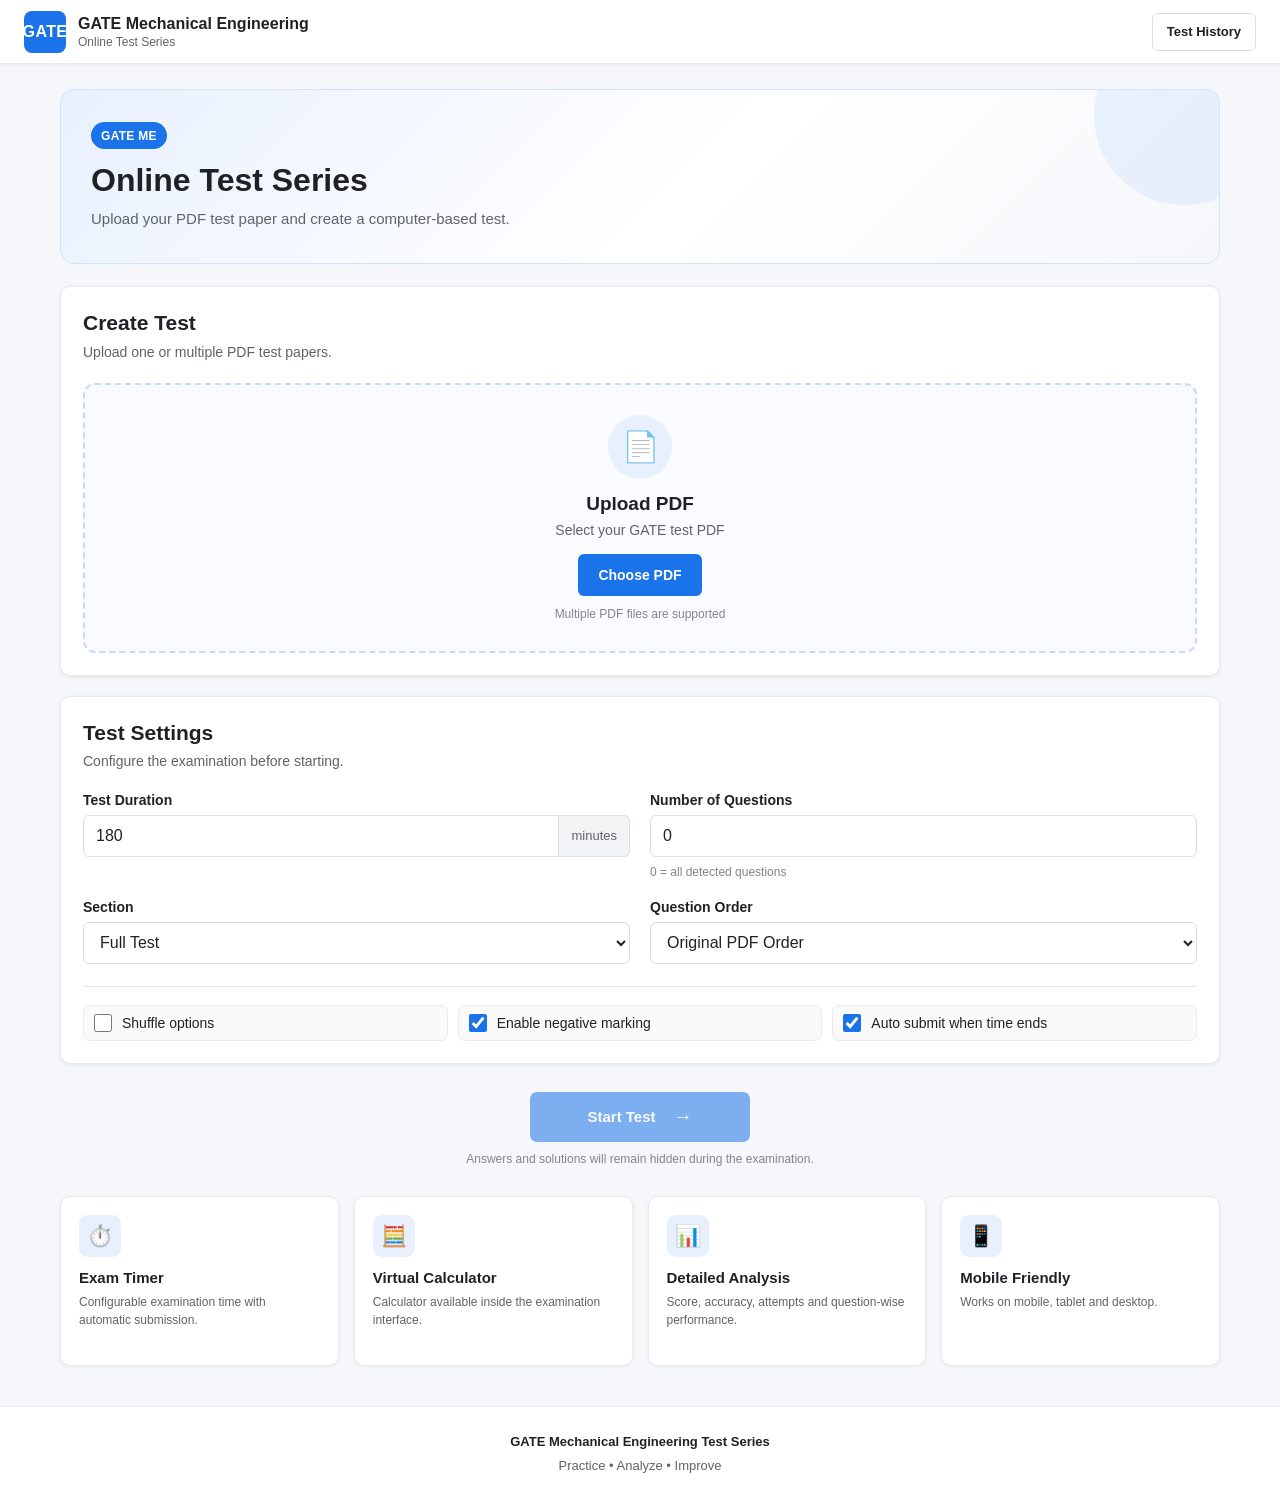
<file: index.html>
<!DOCTYPE html>
<html lang="en">

<head>
    <meta charset="UTF-8">

    <meta
        name="viewport"
        content="width=device-width, initial-scale=1.0">

    <meta
        name="theme-color"
        content="#1a73e8">

    <title>GATE ME Test Series</title>

    <!-- CSS -->
    <link rel="stylesheet" href="css/main.css">
    <link rel="stylesheet" href="css/home.css">
</head>

<body>

    <!-- ================= HEADER ================= -->

    <header class="site-header">

        <div class="header-left">

            <div class="logo">
                GATE
            </div>

            <div class="logo-text">

                <strong>
                    GATE Mechanical Engineering
                </strong>

                <span>
                    Online Test Series
                </span>

            </div>

        </div>


        <div class="header-right">

            <button
                type="button"
                class="header-btn"
                id="historyBtn">

                Test History

            </button>

        </div>

    </header>


    <!-- ================= MAIN ================= -->

    <main class="main-container">


        <!-- HERO -->

        <section class="hero-section">

            <div class="hero-content">

                <span class="hero-badge">
                    GATE ME
                </span>

                <h1>
                    Online Test Series
                </h1>

                <p>
                    Upload your PDF test paper and
                    create a computer-based test.
                </p>

            </div>

        </section>


        <!-- ================= PDF UPLOAD ================= -->

        <section class="card upload-card">

            <div class="card-heading">

                <div>

                    <h2>
                        Create Test
                    </h2>

                    <p>
                        Upload one or multiple PDF test papers.
                    </p>

                </div>

            </div>


            <!-- DROP AREA -->

            <div
                class="upload-area"
                id="dropArea">

                <div class="upload-icon">
                    📄
                </div>

                <h3>
                    Upload PDF
                </h3>

                <p>
                    Select your GATE test PDF
                </p>


                <label
                    for="pdfInput"
                    class="upload-button">

                    Choose PDF

                </label>


                <input
                    type="file"
                    id="pdfInput"
                    accept=".pdf,application/pdf"
                    multiple
                    hidden>


                <small>
                    Multiple PDF files are supported
                </small>

            </div>


            <!-- SELECTED FILES -->

            <div
                id="fileList"
                class="file-list hidden">

                <div class="file-list-header">

                    <strong>
                        Selected PDFs
                    </strong>

                    <button
                        type="button"
                        id="clearFilesBtn"
                        class="small-btn">

                        Clear

                    </button>

                </div>


                <div id="fileItems"></div>

            </div>

        </section>


        <!-- ================= TEST SETTINGS ================= -->

        <section class="card settings-card">

            <div class="card-heading">

                <div>

                    <h2>
                        Test Settings
                    </h2>

                    <p>
                        Configure the examination before starting.
                    </p>

                </div>

            </div>


            <div class="settings-grid">


                <!-- DURATION -->

                <div class="form-group">

                    <label for="testDuration">
                        Test Duration
                    </label>

                    <div class="input-with-unit">

                        <input
                            type="number"
                            id="testDuration"
                            value="180"
                            min="1"
                            max="600">

                        <span>
                            minutes
                        </span>

                    </div>

                </div>


                <!-- QUESTION COUNT -->

                <div class="form-group">

                    <label for="questionCount">
                        Number of Questions
                    </label>

                    <input
                        type="number"
                        id="questionCount"
                        value="0"
                        min="0">

                    <small>
                        0 = all detected questions
                    </small>

                </div>


                <!-- SECTION -->

                <div class="form-group">

                    <label for="sectionSelect">
                        Section
                    </label>

                    <select id="sectionSelect">

                        <option value="all">
                            Full Test
                        </option>

                        <option value="aptitude">
                            General Aptitude
                        </option>

                        <option value="mechanical">
                            Mechanical Engineering
                        </option>

                    </select>

                </div>


                <!-- QUESTION ORDER -->

                <div class="form-group">

                    <label for="questionOrder">
                        Question Order
                    </label>

                    <select id="questionOrder">

                        <option value="original">
                            Original PDF Order
                        </option>

                        <option value="shuffle">
                            Shuffle Questions
                        </option>

                    </select>

                </div>

            </div>


            <!-- EXTRA SETTINGS -->

            <div class="settings-options">


                <label class="check-row">

                    <input
                        type="checkbox"
                        id="shuffleOptions">

                    <span>
                        Shuffle options
                    </span>

                </label>


                <label class="check-row">

                    <input
                        type="checkbox"
                        id="negativeMarking"
                        checked>

                    <span>
                        Enable negative marking
                    </span>

                </label>


                <label class="check-row">

                    <input
                        type="checkbox"
                        id="autoSubmit"
                        checked>

                    <span>
                        Auto submit when time ends
                    </span>

                </label>

            </div>

        </section>


        <!-- ================= PROCESSING ================= -->

        <section
            class="card processing-card hidden"
            id="processingCard">


            <div class="processing-header">

                <div
                    class="loading-spinner"
                    id="loadingSpinner">
                </div>


                <div>

                    <h3 id="processingTitle">
                        Processing PDF...
                    </h3>

                    <p id="processingText">
                        Reading PDF pages and questions.
                    </p>

                </div>

            </div>


            <div class="progress-container">

                <div
                    class="progress-bar"
                    id="processingProgress">
                </div>

            </div>


            <div class="processing-stats">

                <span id="processingPages">
                    Pages: 0
                </span>

                <span id="processingQuestions">
                    Questions: 0
                </span>

            </div>

        </section>


        <!-- ================= MESSAGE ================= -->

        <section
            class="card message-card hidden"
            id="messageCard">


            <div
                class="message-icon"
                id="messageIcon">

                ℹ️

            </div>


            <div class="message-content">

                <h3 id="messageTitle">
                    Information
                </h3>

                <p id="messageText">
                    Ready.
                </p>

            </div>

        </section>


        <!-- ================= START TEST ================= -->

        <section class="start-section">

            <button
                type="button"
                id="startTestBtn"
                class="start-test-btn">

                <span>
                    Start Test
                </span>

                <span class="arrow">
                    →
                </span>

            </button>


            <p class="start-note">
                Answers and solutions will remain hidden
                during the examination.
            </p>

        </section>


        <!-- ================= FEATURES ================= -->

        <section class="features-section">


            <div class="feature-card">

                <div class="feature-icon">
                    ⏱️
                </div>

                <h3>
                    Exam Timer
                </h3>

                <p>
                    Configurable examination time with
                    automatic submission.
                </p>

            </div>


            <div class="feature-card">

                <div class="feature-icon">
                    🧮
                </div>

                <h3>
                    Virtual Calculator
                </h3>

                <p>
                    Calculator available inside the
                    examination interface.
                </p>

            </div>


            <div class="feature-card">

                <div class="feature-icon">
                    📊
                </div>

                <h3>
                    Detailed Analysis
                </h3>

                <p>
                    Score, accuracy, attempts and
                    question-wise performance.
                </p>

            </div>


            <div class="feature-card">

                <div class="feature-icon">
                    📱
                </div>

                <h3>
                    Mobile Friendly
                </h3>

                <p>
                    Works on mobile, tablet and desktop.
                </p>

            </div>

        </section>

    </main>


    <!-- ================= FOOTER ================= -->

    <footer class="site-footer">

        <p>
            GATE Mechanical Engineering Test Series
        </p>

        <span>
            Practice • Analyze • Improve
        </span>

    </footer>


    <!-- ================= JAVASCRIPT ================= -->

    <script
        src="js/storage.js"
        defer>
    </script>

    <script
        src="js/pdf-loader.js"
        defer>
    </script>

    <script
        src="js/pdf-parser.js"
        defer>
    </script>

    <script
        src="js/question-parser.js"
        defer>
    </script>

    <script
        src="js/question-validator.js"
        defer>
    </script>

    <script
        src="js/question-bank.js"
        defer>
    </script>

    <script
        src="js/app.js"
        defer>
    </script>

</body>

</html>
</file>
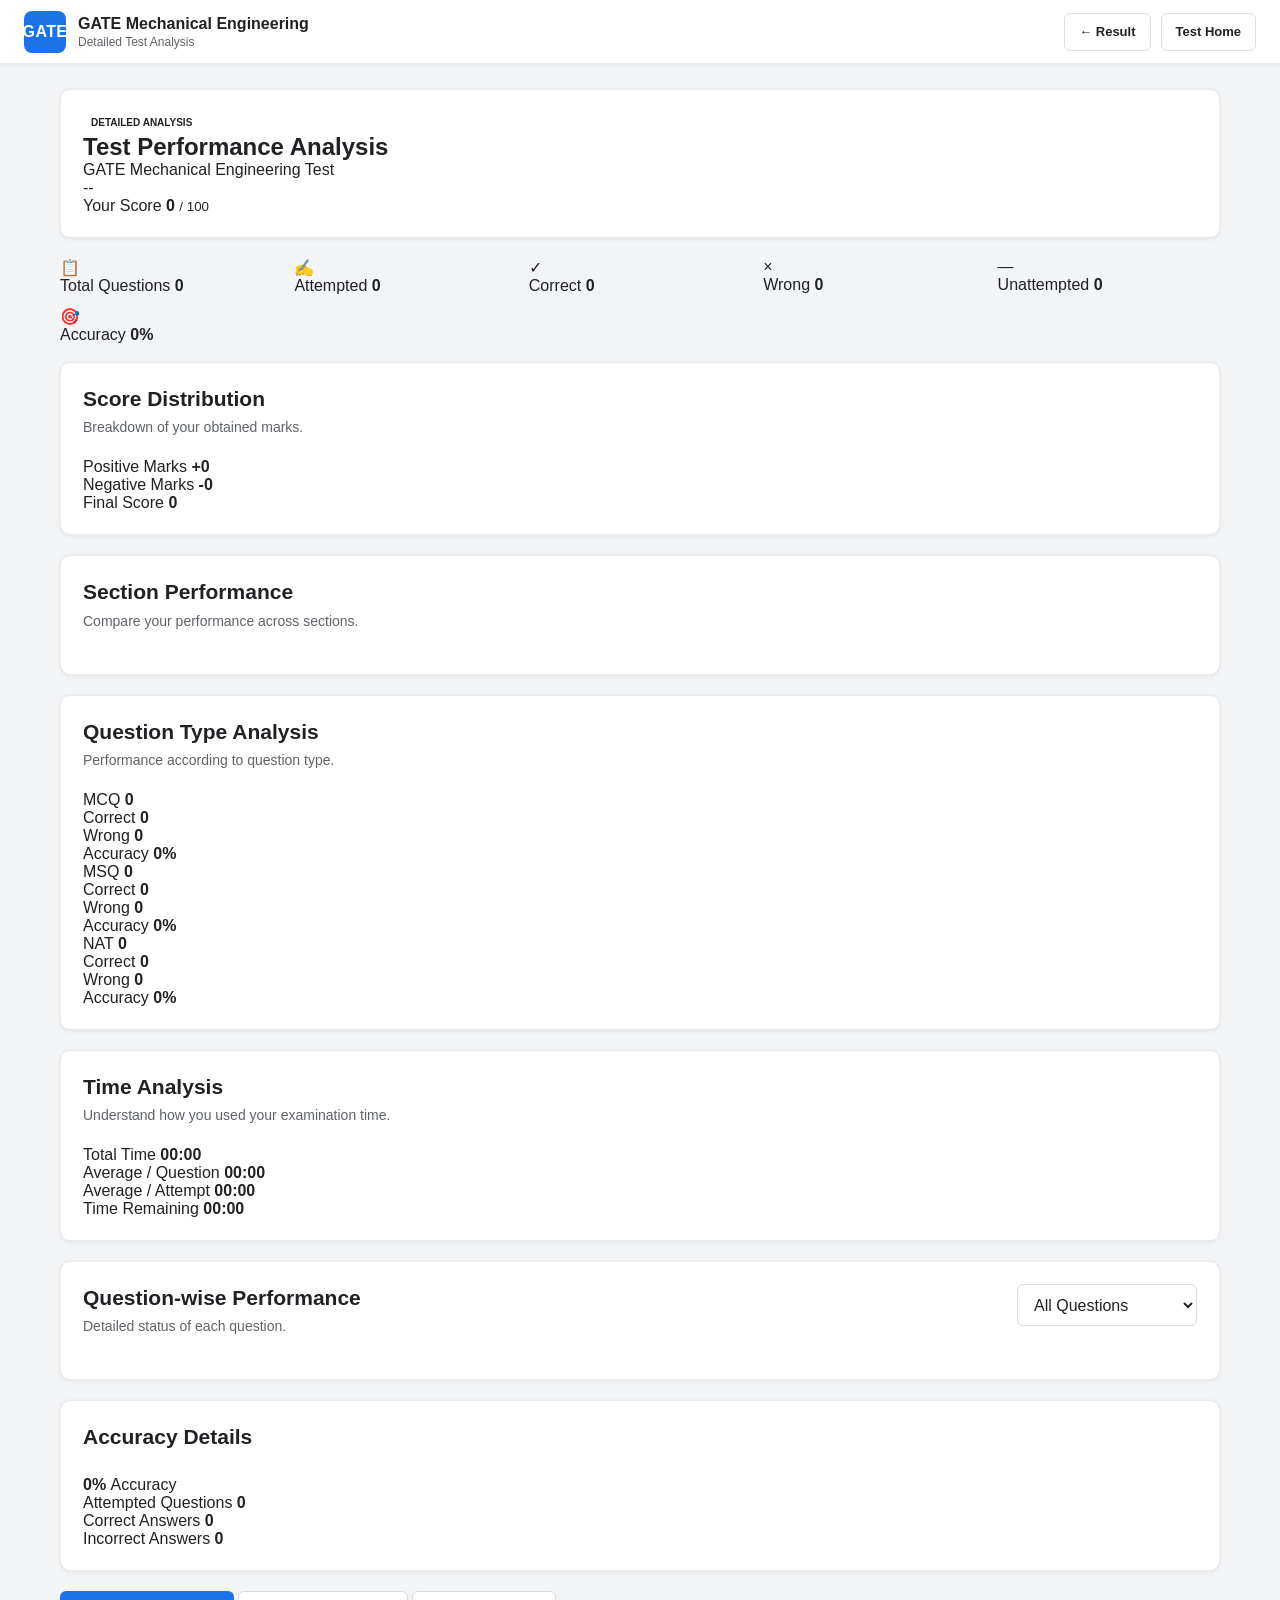
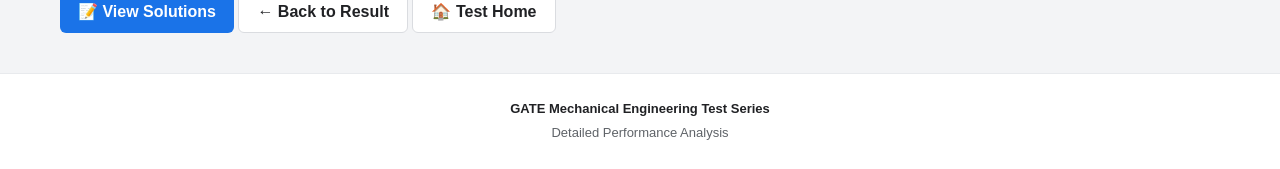
<file: analysis.html>
<!DOCTYPE html>
<html lang="en">

<head>

    <meta charset="UTF-8">

    <meta
        name="viewport"
        content="width=device-width, initial-scale=1.0">

    <meta
        name="theme-color"
        content="#1a73e8">

    <title>GATE ME - Detailed Analysis</title>


    <!-- COMMON CSS -->

    <link
        rel="stylesheet"
        href="css/main.css">


    <!-- RESULT CSS -->

    <link
        rel="stylesheet"
        href="css/result.css">


    <!-- RESPONSIVE CSS -->

    <link
        rel="stylesheet"
        href="css/responsive.css">

</head>


<body class="analysis-page">


<!-- =====================================================
     HEADER
====================================================== -->

<header class="site-header">


    <div class="header-left">


        <div class="logo">
            GATE
        </div>


        <div class="logo-text">

            <strong>
                GATE Mechanical Engineering
            </strong>

            <span>
                Detailed Test Analysis
            </span>

        </div>

    </div>


    <div class="header-right">


        <button
            type="button"
            id="backResultBtn"
            class="header-btn">

            ← Result

        </button>


        <button
            type="button"
            id="analysisHomeBtn"
            class="header-btn">

            Test Home

        </button>

    </div>

</header>



<!-- =====================================================
     MAIN
====================================================== -->

<main class="main-container">


    <!-- =================================================
         ANALYSIS HEADER
    ================================================== -->

    <section class="card analysis-hero">


        <div class="analysis-hero-content">


            <span class="result-badge">
                DETAILED ANALYSIS
            </span>


            <h1>
                Test Performance Analysis
            </h1>


            <p id="analysisTestName">
                GATE Mechanical Engineering Test
            </p>


            <span
                id="analysisDate"
                class="analysis-date">

                --

            </span>

        </div>


        <div class="analysis-score-box">


            <span>
                Your Score
            </span>


            <strong id="analysisScore">
                0
            </strong>


            <small id="analysisMaximum">
                / 100
            </small>

        </div>

    </section>



    <!-- =================================================
         QUICK STATISTICS
    ================================================== -->

    <section class="analysis-stat-grid">


        <!-- TOTAL -->

        <div class="analysis-stat-card">


            <div class="stat-icon">
                📋
            </div>


            <div class="stat-content">

                <span>
                    Total Questions
                </span>

                <strong id="analysisTotal">
                    0
                </strong>

            </div>

        </div>



        <!-- ATTEMPTED -->

        <div class="analysis-stat-card">


            <div class="stat-icon">
                ✍️
            </div>


            <div class="stat-content">

                <span>
                    Attempted
                </span>

                <strong id="analysisAttempted">
                    0
                </strong>

            </div>

        </div>



        <!-- CORRECT -->

        <div class="analysis-stat-card">


            <div class="stat-icon">
                ✓
            </div>


            <div class="stat-content">

                <span>
                    Correct
                </span>

                <strong
                    id="analysisCorrect"
                    class="success-number">

                    0

                </strong>

            </div>

        </div>



        <!-- WRONG -->

        <div class="analysis-stat-card">


            <div class="stat-icon">
                ×
            </div>


            <div class="stat-content">

                <span>
                    Wrong
                </span>

                <strong
                    id="analysisWrong"
                    class="danger-number">

                    0

                </strong>

            </div>

        </div>



        <!-- UNATTEMPTED -->

        <div class="analysis-stat-card">


            <div class="stat-icon">
                —
            </div>


            <div class="stat-content">

                <span>
                    Unattempted
                </span>

                <strong id="analysisUnattempted">
                    0
                </strong>

            </div>

        </div>



        <!-- ACCURACY -->

        <div class="analysis-stat-card">


            <div class="stat-icon">
                🎯
            </div>


            <div class="stat-content">

                <span>
                    Accuracy
                </span>

                <strong id="analysisAccuracy">
                    0%
                </strong>

            </div>

        </div>

    </section>



    <!-- =================================================
         SCORE DISTRIBUTION
    ================================================== -->

    <section class="card score-distribution-card">


        <div class="card-heading">

            <div>

                <h2>
                    Score Distribution
                </h2>

                <p>
                    Breakdown of your obtained marks.
                </p>

            </div>

        </div>


        <div class="distribution-container">


            <!-- CORRECT MARKS -->

            <div class="distribution-item">


                <div class="distribution-label">

                    <span>
                        Positive Marks
                    </span>

                    <strong
                        id="distributionPositive">

                        +0

                    </strong>

                </div>


                <div class="distribution-bar">

                    <div
                        id="positiveDistributionBar"
                        class="distribution-fill positive-fill">

                    </div>

                </div>

            </div>



            <!-- NEGATIVE MARKS -->

            <div class="distribution-item">


                <div class="distribution-label">

                    <span>
                        Negative Marks
                    </span>

                    <strong
                        id="distributionNegative">

                        -0

                    </strong>

                </div>


                <div class="distribution-bar">

                    <div
                        id="negativeDistributionBar"
                        class="distribution-fill negative-fill">

                    </div>

                </div>

            </div>



            <!-- FINAL SCORE -->

            <div class="distribution-item">


                <div class="distribution-label">

                    <span>
                        Final Score
                    </span>

                    <strong id="distributionFinal">
                        0
                    </strong>

                </div>


                <div class="distribution-bar">

                    <div
                        id="finalDistributionBar"
                        class="distribution-fill final-fill">

                    </div>

                </div>

            </div>

        </div>

    </section>



    <!-- =================================================
         SECTION PERFORMANCE
    ================================================== -->

    <section class="card">


        <div class="card-heading">

            <div>

                <h2>
                    Section Performance
                </h2>

                <p>
                    Compare your performance across sections.
                </p>

            </div>

        </div>


        <div
            class="section-performance-container"
            id="sectionPerformanceContainer">

            <!-- Generated by JavaScript -->

        </div>

    </section>



    <!-- =================================================
         QUESTION TYPE ANALYSIS
    ================================================== -->

    <section class="card">


        <div class="card-heading">

            <div>

                <h2>
                    Question Type Analysis
                </h2>

                <p>
                    Performance according to question type.
                </p>

            </div>

        </div>


        <div class="question-type-grid">


            <!-- MCQ -->

            <div class="type-analysis-card">


                <div class="type-analysis-header">

                    <span class="type-badge mcq-badge">
                        MCQ
                    </span>

                    <strong id="mcqTotal">
                        0
                    </strong>

                </div>


                <div class="type-analysis-row">

                    <span>
                        Correct
                    </span>

                    <strong
                        id="mcqCorrect"
                        class="success-number">

                        0

                    </strong>

                </div>


                <div class="type-analysis-row">

                    <span>
                        Wrong
                    </span>

                    <strong
                        id="mcqWrong"
                        class="danger-number">

                        0

                    </strong>

                </div>


                <div class="type-analysis-row">

                    <span>
                        Accuracy
                    </span>

                    <strong id="mcqAccuracy">
                        0%
                    </strong>

                </div>

            </div>



            <!-- MSQ -->

            <div class="type-analysis-card">


                <div class="type-analysis-header">

                    <span class="type-badge msq-badge">
                        MSQ
                    </span>

                    <strong id="msqTotal">
                        0
                    </strong>

                </div>


                <div class="type-analysis-row">

                    <span>
                        Correct
                    </span>

                    <strong
                        id="msqCorrect"
                        class="success-number">

                        0

                    </strong>

                </div>


                <div class="type-analysis-row">

                    <span>
                        Wrong
                    </span>

                    <strong
                        id="msqWrong"
                        class="danger-number">

                        0

                    </strong>

                </div>


                <div class="type-analysis-row">

                    <span>
                        Accuracy
                    </span>

                    <strong id="msqAccuracy">
                        0%
                    </strong>

                </div>

            </div>



            <!-- NAT -->

            <div class="type-analysis-card">


                <div class="type-analysis-header">

                    <span class="type-badge nat-badge">
                        NAT
                    </span>

                    <strong id="natTotal">
                        0
                    </strong>

                </div>


                <div class="type-analysis-row">

                    <span>
                        Correct
                    </span>

                    <strong
                        id="natCorrect"
                        class="success-number">

                        0

                    </strong>

                </div>


                <div class="type-analysis-row">

                    <span>
                        Wrong
                    </span>

                    <strong
                        id="natWrong"
                        class="danger-number">

                        0

                    </strong>

                </div>


                <div class="type-analysis-row">

                    <span>
                        Accuracy
                    </span>

                    <strong id="natAccuracy">
                        0%
                    </strong>

                </div>

            </div>

        </div>

    </section>



    <!-- =================================================
         TIME ANALYSIS
    ================================================== -->

    <section class="card">


        <div class="card-heading">

            <div>

                <h2>
                    Time Analysis
                </h2>

                <p>
                    Understand how you used your examination time.
                </p>

            </div>

        </div>


        <div class="time-analysis-grid">


            <div class="time-item">

                <span>
                    Total Time
                </span>

                <strong id="totalTimeUsed">
                    00:00
                </strong>

            </div>


            <div class="time-item">

                <span>
                    Average / Question
                </span>

                <strong id="averageQuestionTime">
                    00:00
                </strong>

            </div>


            <div class="time-item">

                <span>
                    Average / Attempt
                </span>

                <strong id="averageAttemptTime">
                    00:00
                </strong>

            </div>


            <div class="time-item">

                <span>
                    Time Remaining
                </span>

                <strong id="timeRemaining">
                    00:00
                </strong>

            </div>

        </div>

    </section>



    <!-- =================================================
         QUESTION PERFORMANCE
    ================================================== -->

    <section class="card">


        <div class="card-heading">

            <div>

                <h2>
                    Question-wise Performance
                </h2>

                <p>
                    Detailed status of each question.
                </p>

            </div>


            <div>

                <select
                    id="questionFilter"
                    class="analysis-filter">

                    <option value="all">
                        All Questions
                    </option>

                    <option value="correct">
                        Correct
                    </option>

                    <option value="wrong">
                        Wrong
                    </option>

                    <option value="unattempted">
                        Unattempted
                    </option>

                    <option value="review">
                        Marked for Review
                    </option>

                </select>

            </div>

        </div>


        <div
            class="question-analysis-list"
            id="questionAnalysisList">

            <!-- Generated by JavaScript -->

        </div>

    </section>



    <!-- =================================================
         ACCURACY INFORMATION
    ================================================== -->

    <section class="card">


        <div class="card-heading">

            <div>

                <h2>
                    Accuracy Details
                </h2>

            </div>

        </div>


        <div class="accuracy-details">


            <div class="accuracy-meter">


                <div
                    class="accuracy-circle"
                    id="accuracyCircle">

                    <strong id="accuracyCircleValue">
                        0%
                    </strong>

                    <span>
                        Accuracy
                    </span>

                </div>

            </div>


            <div class="accuracy-description">


                <div class="accuracy-row">

                    <span>
                        Attempted Questions
                    </span>

                    <strong id="accuracyAttempted">
                        0
                    </strong>

                </div>


                <div class="accuracy-row">

                    <span>
                        Correct Answers
                    </span>

                    <strong
                        id="accuracyCorrect"
                        class="success-number">

                        0

                    </strong>

                </div>


                <div class="accuracy-row">

                    <span>
                        Incorrect Answers
                    </span>

                    <strong
                        id="accuracyWrong"
                        class="danger-number">

                        0

                    </strong>

                </div>

            </div>

        </div>

    </section>



    <!-- =================================================
         ACTIONS
    ================================================== -->

    <section class="analysis-actions">


        <button
            type="button"
            id="viewSolutionsBtn"
            class="primary-btn">

            📝 View Solutions

        </button>


        <button
            type="button"
            id="backResultBottomBtn"
            class="secondary-btn">

            ← Back to Result

        </button>


        <button
            type="button"
            id="analysisHomeBottomBtn"
            class="secondary-btn">

            🏠 Test Home

        </button>

    </section>


</main>



<!-- =====================================================
     FOOTER
====================================================== -->

<footer class="site-footer">

    <p>
        GATE Mechanical Engineering Test Series
    </p>

    <span>
        Detailed Performance Analysis
    </span>

</footer>



<!-- =====================================================
     JAVASCRIPT
====================================================== -->

<script
    src="js/storage.js"
    defer>
</script>


<script
    src="js/scoring.js"
    defer>
</script>


<script
    src="js/analysis.js"
    defer>
</script>


</body>

</html>
</file>
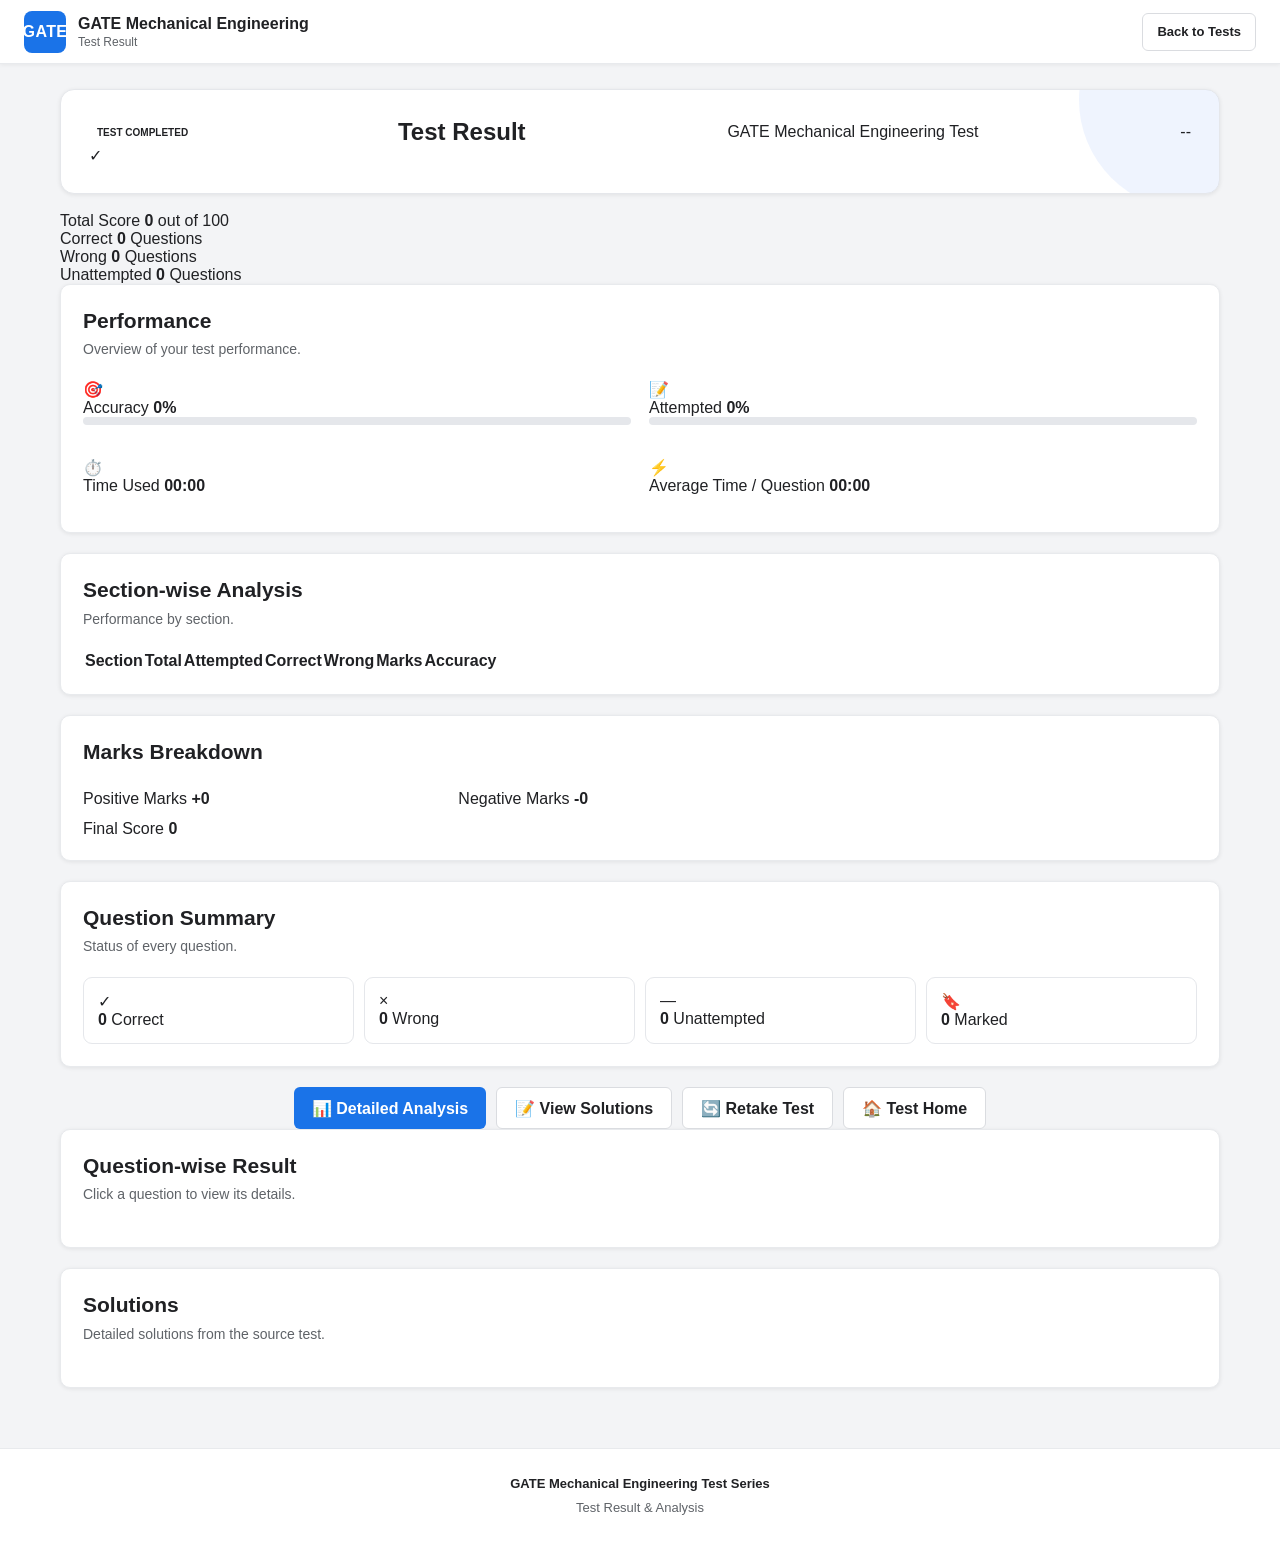
<file: result.html>
<!DOCTYPE html>
<html lang="en">

<head>

    <meta charset="UTF-8">

    <meta
        name="viewport"
        content="width=device-width, initial-scale=1.0">

    <meta
        name="theme-color"
        content="#1a73e8">

    <title>GATE ME - Test Result</title>

    <!-- COMMON CSS -->
    <link
        rel="stylesheet"
        href="css/main.css">

    <!-- RESULT CSS -->
    <link
        rel="stylesheet"
        href="css/result.css">

    <!-- RESPONSIVE CSS -->
    <link
        rel="stylesheet"
        href="css/responsive.css">

</head>


<body class="result-page">


<!-- =====================================================
     HEADER
====================================================== -->

<header class="site-header">


    <div class="header-left">


        <div class="logo">
            GATE
        </div>


        <div class="logo-text">

            <strong>
                GATE Mechanical Engineering
            </strong>

            <span>
                Test Result
            </span>

        </div>

    </div>


    <div class="header-right">

        <button
            type="button"
            id="backToTestsBtn"
            class="header-btn">

            Back to Tests

        </button>

    </div>

</header>



<!-- =====================================================
     MAIN
====================================================== -->

<main class="main-container">


    <!-- =================================================
         RESULT HEADER
    ================================================== -->

    <section class="result-hero card">


        <div class="result-hero-content">


            <span class="result-badge">
                TEST COMPLETED
            </span>


            <h1>
                Test Result
            </h1>


            <p id="resultTestName">
                GATE Mechanical Engineering Test
            </p>


            <div class="result-date"
                 id="resultDate">

                --

            </div>

        </div>


        <div class="result-status-icon"
             id="resultStatusIcon">

            ✓

        </div>

    </section>



    <!-- =================================================
         SCORE CARDS
    ================================================== -->

    <section class="score-grid">


        <!-- SCORE -->

        <div class="score-card primary-score-card">


            <span class="score-label">
                Total Score
            </span>


            <strong
                id="totalScore"
                class="main-score">

                0

            </strong>


            <span
                id="maximumMarks"
                class="score-subtext">

                out of 100

            </span>

        </div>



        <!-- CORRECT -->

        <div class="score-card">


            <span class="score-label">
                Correct
            </span>


            <strong
                id="correctCount"
                class="success-number">

                0

            </strong>


            <span class="score-subtext">
                Questions
            </span>

        </div>



        <!-- WRONG -->

        <div class="score-card">


            <span class="score-label">
                Wrong
            </span>


            <strong
                id="wrongCount"
                class="danger-number">

                0

            </strong>


            <span class="score-subtext">
                Questions
            </span>

        </div>



        <!-- UNATTEMPTED -->

        <div class="score-card">


            <span class="score-label">
                Unattempted
            </span>


            <strong
                id="unattemptedCount"
                class="neutral-number">

                0

            </strong>


            <span class="score-subtext">
                Questions
            </span>

        </div>

    </section>



    <!-- =================================================
         PERFORMANCE
    ================================================== -->

    <section class="card performance-card">


        <div class="card-heading">

            <div>

                <h2>
                    Performance
                </h2>

                <p>
                    Overview of your test performance.
                </p>

            </div>

        </div>


        <div class="performance-grid">


            <!-- ACCURACY -->

            <div class="performance-item">


                <div class="performance-icon">
                    🎯
                </div>


                <div class="performance-info">

                    <span>
                        Accuracy
                    </span>

                    <strong id="accuracyValue">
                        0%
                    </strong>

                </div>


                <div class="performance-bar">

                    <div
                        id="accuracyBar"
                        class="performance-fill">
                    </div>

                </div>

            </div>



            <!-- ATTEMPT -->

            <div class="performance-item">


                <div class="performance-icon">
                    📝
                </div>


                <div class="performance-info">

                    <span>
                        Attempted
                    </span>

                    <strong id="attemptedValue">
                        0%
                    </strong>

                </div>


                <div class="performance-bar">

                    <div
                        id="attemptedBar"
                        class="performance-fill">
                    </div>

                </div>

            </div>



            <!-- TIME -->

            <div class="performance-item">


                <div class="performance-icon">
                    ⏱️
                </div>


                <div class="performance-info">

                    <span>
                        Time Used
                    </span>

                    <strong id="timeUsedValue">
                        00:00
                    </strong>

                </div>

            </div>



            <!-- SPEED -->

            <div class="performance-item">


                <div class="performance-icon">
                    ⚡
                </div>


                <div class="performance-info">

                    <span>
                        Average Time / Question
                    </span>

                    <strong id="averageTimeValue">
                        00:00
                    </strong>

                </div>

            </div>

        </div>

    </section>



    <!-- =================================================
         SECTION ANALYSIS
    ================================================== -->

    <section class="card section-analysis-card">


        <div class="card-heading">

            <div>

                <h2>
                    Section-wise Analysis
                </h2>

                <p>
                    Performance by section.
                </p>

            </div>

        </div>


        <div
            class="section-analysis-table-wrapper">


            <table class="analysis-table">


                <thead>

                    <tr>

                        <th>
                            Section
                        </th>

                        <th>
                            Total
                        </th>

                        <th>
                            Attempted
                        </th>

                        <th>
                            Correct
                        </th>

                        <th>
                            Wrong
                        </th>

                        <th>
                            Marks
                        </th>

                        <th>
                            Accuracy
                        </th>

                    </tr>

                </thead>


                <tbody
                    id="sectionAnalysisBody">

                    <!-- Added by JavaScript -->

                </tbody>

            </table>

        </div>

    </section>



    <!-- =================================================
         MARKS BREAKDOWN
    ================================================== -->

    <section class="card marks-breakdown-card">


        <div class="card-heading">

            <div>

                <h2>
                    Marks Breakdown
                </h2>

            </div>

        </div>


        <div class="marks-breakdown">


            <div class="marks-row">

                <span>
                    Positive Marks
                </span>

                <strong
                    id="positiveMarksEarned"
                    class="success-number">

                    +0

                </strong>

            </div>


            <div class="marks-row">

                <span>
                    Negative Marks
                </span>

                <strong
                    id="negativeMarksLost"
                    class="danger-number">

                    -0

                </strong>

            </div>


            <div class="marks-divider">
            </div>


            <div class="marks-row total-row">

                <span>
                    Final Score
                </span>

                <strong id="finalScore">
                    0
                </strong>

            </div>

        </div>

    </section>



    <!-- =================================================
         QUESTION SUMMARY
    ================================================== -->

    <section class="card question-summary-card">


        <div class="card-heading">

            <div>

                <h2>
                    Question Summary
                </h2>

                <p>
                    Status of every question.
                </p>

            </div>

        </div>


        <div
            class="question-summary-grid">


            <div class="question-summary-item">

                <span class="summary-circle answered-circle">
                    ✓
                </span>

                <div>

                    <strong id="summaryCorrect">
                        0
                    </strong>

                    <span>
                        Correct
                    </span>

                </div>

            </div>


            <div class="question-summary-item">

                <span class="summary-circle wrong-circle">
                    ×
                </span>

                <div>

                    <strong id="summaryWrong">
                        0
                    </strong>

                    <span>
                        Wrong
                    </span>

                </div>

            </div>


            <div class="question-summary-item">

                <span class="summary-circle unanswered-circle">
                    —
                </span>

                <div>

                    <strong id="summaryUnanswered">
                        0
                    </strong>

                    <span>
                        Unattempted
                    </span>

                </div>

            </div>


            <div class="question-summary-item">

                <span class="summary-circle review-circle">
                    🔖
                </span>

                <div>

                    <strong id="summaryMarked">
                        0
                    </strong>

                    <span>
                        Marked
                    </span>

                </div>

            </div>

        </div>

    </section>



    <!-- =================================================
         ACTION BUTTONS
    ================================================== -->

    <section class="result-actions">


        <button
            type="button"
            id="analysisBtn"
            class="primary-btn">

            📊 Detailed Analysis

        </button>


        <button
            type="button"
            id="solutionsBtn"
            class="secondary-btn">

            📝 View Solutions

        </button>


        <button
            type="button"
            id="retakeBtn"
            class="secondary-btn">

            🔄 Retake Test

        </button>


        <button
            type="button"
            id="homeBtn"
            class="secondary-btn">

            🏠 Test Home

        </button>

    </section>



    <!-- =================================================
         QUESTION-WISE RESULT
    ================================================== -->

    <section class="card question-result-card">


        <div class="card-heading">

            <div>

                <h2>
                    Question-wise Result
                </h2>

                <p>
                    Click a question to view its details.
                </p>

            </div>

        </div>


        <div
            class="question-result-list"
            id="questionResultList">

            <!-- Generated by JavaScript -->

        </div>

    </section>



    <!-- =================================================
         SOLUTIONS
    ================================================== -->

    <section
        class="card solutions-card"
        id="solutionsSection">


        <div class="card-heading">

            <div>

                <h2>
                    Solutions
                </h2>

                <p>
                    Detailed solutions from the source test.
                </p>

            </div>

        </div>


        <div
            id="solutionsContainer">

            <!-- Solutions inserted by JavaScript -->

        </div>

    </section>



</main>



<!-- =====================================================
     FOOTER
====================================================== -->

<footer class="site-footer">

    <p>
        GATE Mechanical Engineering Test Series
    </p>

    <span>
        Test Result & Analysis
    </span>

</footer>



<!-- =====================================================
     JAVASCRIPT
====================================================== -->

<script
    src="js/storage.js"
    defer>
</script>


<script
    src="js/scoring.js"
    defer>
</script>


<script
    src="js/analysis.js"
    defer>
</script>


</body>

</html>
</file>
<file: css/main.css>
/* =========================================================
   GATE ME TEST SERIES
   MAIN / GLOBAL CSS
   File: css/main.css
   ========================================================= */


/* =========================================================
   1. GLOBAL RESET
   ========================================================= */

* {
    margin: 0;
    padding: 0;
    box-sizing: border-box;
}

html {
    min-height: 100%;
    scroll-behavior: smooth;
}

body {
    min-height: 100vh;
    margin: 0;
    padding: 0;

    font-family:
        Arial,
        Helvetica,
        sans-serif;

    background: #f5f7fb;
    color: #202124;

    -webkit-font-smoothing: antialiased;
    text-rendering: optimizeLegibility;
}

button,
input,
select,
textarea {
    font: inherit;
}

button {
    cursor: pointer;
}

img {
    display: block;
    max-width: 100%;
}

a {
    color: inherit;
    text-decoration: none;
}


/* =========================================================
   2. GLOBAL VARIABLES
   ========================================================= */

:root {

    --primary: #1a73e8;
    --primary-dark: #1557b0;
    --primary-light: #e8f0fe;

    --success: #188038;
    --success-light: #e6f4ea;

    --danger: #d93025;
    --danger-light: #fce8e6;

    --warning: #f9ab00;
    --warning-light: #fef7e0;

    --purple: #7e57c2;
    --purple-light: #f3eefa;

    --white: #ffffff;
    --black: #202124;

    --background: #f5f7fb;
    --surface: #ffffff;

    --border: #dadce0;
    --border-light: #e8eaed;
    --border-dark: #bdc1c6;

    --text: #202124;
    --text-secondary: #5f6368;
    --text-muted: #80868b;

    --shadow-small:
        0 1px 4px rgba(0, 0, 0, 0.08);

    --shadow:
        0 3px 12px rgba(0, 0, 0, 0.10);

    --shadow-large:
        0 8px 28px rgba(0, 0, 0, 0.14);

    --radius-small: 6px;
    --radius: 10px;
    --radius-large: 14px;

    --max-width: 1200px;

    --transition: 0.2s ease;
}


/* =========================================================
   3. PAGE CONTAINER
   ========================================================= */

.main-container {
    width: 100%;
    max-width: var(--max-width);

    margin: 0 auto;

    padding:
        25px
        20px
        40px;
}


/* =========================================================
   4. COMMON HEADER
   ========================================================= */

.site-header {
    width: 100%;
    min-height: 64px;

    display: flex;
    align-items: center;
    justify-content: space-between;

    gap: 20px;

    padding:
        10px
        24px;

    background: var(--white);

    border-bottom:
        1px solid var(--border-light);

    box-shadow:
        0 1px 4px rgba(0, 0, 0, 0.06);

    position: sticky;
    top: 0;

    z-index: 1000;
}


.header-left {
    min-width: 0;

    display: flex;
    align-items: center;

    gap: 12px;
}


.header-right {
    display: flex;
    align-items: center;

    gap: 10px;
}


/* =========================================================
   5. LOGO
   ========================================================= */

.logo {
    width: 42px;
    height: 42px;

    display: flex;
    align-items: center;
    justify-content: center;

    flex-shrink: 0;

    background: var(--primary);
    color: var(--white);

    border-radius: 8px;

    font-size: 16px;
    font-weight: 800;

    letter-spacing: 0.4px;
}


.logo-text {
    min-width: 0;

    display: flex;
    flex-direction: column;

    gap: 2px;

    line-height: 1.2;
}


.logo-text strong {
    overflow: hidden;

    color: var(--text);

    font-size: 16px;
    font-weight: 700;

    text-overflow: ellipsis;
    white-space: nowrap;
}


.logo-text span {
    overflow: hidden;

    color: var(--text-secondary);

    font-size: 12px;

    text-overflow: ellipsis;
    white-space: nowrap;
}


/* =========================================================
   6. COMMON CARD
   ========================================================= */

.card {
    width: 100%;

    background: var(--surface);

    border:
        1px solid var(--border-light);

    border-radius: var(--radius);

    box-shadow: var(--shadow-small);

    padding: 22px;

    margin-bottom: 20px;
}


.card:hover {
    box-shadow: var(--shadow);
}


/* =========================================================
   7. CARD HEADING
   ========================================================= */

.card-heading {
    display: flex;
    align-items: flex-start;
    justify-content: space-between;

    gap: 15px;

    margin-bottom: 20px;
}


.card-heading h2 {
    margin: 0 0 5px;

    color: var(--text);

    font-size: 21px;
    line-height: 1.3;
}


.card-heading p {
    margin: 0;

    color: var(--text-secondary);

    font-size: 14px;
    line-height: 1.5;
}


/* =========================================================
   8. COMMON BUTTONS
   ========================================================= */

button {
    border: 0;
    outline: none;

    -webkit-tap-highlight-color: transparent;
}


.primary-btn {
    min-height: 42px;

    padding:
        10px
        18px;

    background: var(--primary);
    color: var(--white);

    border-radius: var(--radius-small);

    font-weight: 600;

    transition:
        background var(--transition),
        box-shadow var(--transition),
        transform var(--transition);
}


.primary-btn:hover {
    background: var(--primary-dark);

    box-shadow:
        0 3px 8px rgba(26, 115, 232, 0.25);
}


.primary-btn:active {
    transform: translateY(1px);
}


.secondary-btn {
    min-height: 42px;

    padding:
        10px
        18px;

    background: var(--white);
    color: var(--text);

    border:
        1px solid var(--border);

    border-radius: var(--radius-small);

    font-weight: 600;

    transition:
        background var(--transition),
        border-color var(--transition);
}


.secondary-btn:hover {
    background: #f8f9fa;
    border-color: var(--border-dark);
}


.danger-btn {
    min-height: 42px;

    padding:
        10px
        18px;

    background: var(--danger);
    color: var(--white);

    border-radius: var(--radius-small);

    font-weight: 600;
}


.danger-btn:hover {
    background: #b3261e;
}


.success-btn {
    min-height: 42px;

    padding:
        10px
        18px;

    background: var(--success);
    color: var(--white);

    border-radius: var(--radius-small);

    font-weight: 600;
}


.header-btn {
    min-height: 38px;

    padding:
        8px
        14px;

    background: var(--white);
    color: var(--text);

    border:
        1px solid var(--border);

    border-radius: var(--radius-small);

    font-size: 13px;
    font-weight: 600;

    transition:
        background var(--transition),
        border-color var(--transition);
}


.header-btn:hover {
    background: #f8f9fa;
    border-color: var(--border-dark);
}


.small-btn {
    min-height: 32px;

    padding:
        6px
        11px;

    background: #f1f3f4;
    color: var(--text);

    border-radius: 5px;

    font-size: 12px;
    font-weight: 600;
}


.small-btn:hover {
    background: #e8eaed;
}


/* =========================================================
   9. FORM ELEMENTS
   ========================================================= */

.form-group {
    display: flex;
    flex-direction: column;

    gap: 7px;

    margin-bottom: 16px;
}


.form-group label {
    color: var(--text);

    font-size: 14px;
    font-weight: 600;
}


.form-group small {
    color: var(--text-muted);

    font-size: 12px;
    line-height: 1.4;
}


input,
select,
textarea {
    width: 100%;

    min-height: 42px;

    padding:
        9px
        12px;

    background: var(--white);
    color: var(--text);

    border:
        1px solid var(--border);

    border-radius: var(--radius-small);

    outline: none;

    transition:
        border-color var(--transition),
        box-shadow var(--transition);
}


input:focus,
select:focus,
textarea:focus {
    border-color: var(--primary);

    box-shadow:
        0 0 0 2px rgba(26, 115, 232, 0.12);
}


input:disabled,
select:disabled,
textarea:disabled {
    background: #f1f3f4;
    color: var(--text-muted);

    cursor: not-allowed;
}


/* =========================================================
   10. CHECKBOX
   ========================================================= */

.check-row {
    min-height: 36px;

    display: flex;
    align-items: center;

    gap: 10px;

    color: var(--text);

    font-size: 14px;

    cursor: pointer;
}


.check-row input[type="checkbox"] {
    width: 18px;
    height: 18px;

    min-height: 18px;

    margin: 0;
    padding: 0;

    accent-color: var(--primary);

    box-shadow: none;

    cursor: pointer;
}


/* =========================================================
   11. BADGES
   ========================================================= */

.badge {
    min-height: 25px;

    display: inline-flex;
    align-items: center;
    justify-content: center;

    padding:
        4px
        9px;

    background: var(--primary-light);
    color: #174ea6;

    border-radius: 20px;

    font-size: 12px;
    font-weight: 700;

    white-space: nowrap;
}


.badge.success {
    background: var(--success-light);
    color: #137333;
}


.badge.danger {
    background: var(--danger-light);
    color: #a50e0e;
}


.badge.warning {
    background: var(--warning-light);
    color: #8d4b00;
}


/* =========================================================
   12. GRID
   ========================================================= */

.grid {
    display: grid;
    gap: 18px;
}


.grid-2 {
    grid-template-columns:
        repeat(2, minmax(0, 1fr));
}


.grid-3 {
    grid-template-columns:
        repeat(3, minmax(0, 1fr));
}


.grid-4 {
    grid-template-columns:
        repeat(4, minmax(0, 1fr));
}


/* =========================================================
   13. FLEX
   ========================================================= */

.flex {
    display: flex;
}


.flex-center {
    display: flex;

    align-items: center;
    justify-content: center;
}


.flex-between {
    display: flex;

    align-items: center;
    justify-content: space-between;
}


.flex-column {
    display: flex;

    flex-direction: column;
}


.gap-5 {
    gap: 5px;
}


.gap-10 {
    gap: 10px;
}


.gap-15 {
    gap: 15px;
}


.gap-20 {
    gap: 20px;
}


/* =========================================================
   14. TEXT UTILITIES
   ========================================================= */

.text-center {
    text-align: center;
}


.text-left {
    text-align: left;
}


.text-right {
    text-align: right;
}


.text-muted {
    color: var(--text-secondary);
}


.text-success {
    color: var(--success);
}


.text-danger {
    color: var(--danger);
}


.text-warning {
    color: #8d4b00;
}


/* =========================================================
   15. VISIBILITY
   ========================================================= */

.hidden {
    display: none !important;
}


.visible {
    display: block !important;
}


/* =========================================================
   16. LOADING SPINNER
   ========================================================= */

.loading-spinner {
    width: 24px;
    height: 24px;

    flex-shrink: 0;

    border:
        3px solid #e8eaed;

    border-top-color:
        var(--primary);

    border-radius: 50%;

    animation:
        gateSpin 0.8s linear infinite;
}


@keyframes gateSpin {

    from {
        transform: rotate(0deg);
    }

    to {
        transform: rotate(360deg);
    }
}


/* =========================================================
   17. PROGRESS BAR
   ========================================================= */

.progress-container {
    width: 100%;
    height: 8px;

    overflow: hidden;

    background: #e8eaed;

    border-radius: 20px;
}


.progress-bar {
    width: 0%;
    height: 100%;

    background: var(--primary);

    border-radius: inherit;

    transition:
        width 0.3s ease;
}


/* =========================================================
   18. ALERT
   ========================================================= */

.alert {
    width: 100%;

    padding:
        12px
        14px;

    border:
        1px solid transparent;

    border-radius: var(--radius-small);

    font-size: 14px;

    line-height: 1.5;
}


.alert-info {
    background: var(--primary-light);
    color: #174ea6;

    border-color: #c6dafc;
}


.alert-success {
    background: var(--success-light);
    color: #137333;

    border-color: #b7dfc2;
}


.alert-warning {
    background: var(--warning-light);
    color: #8d4b00;

    border-color: #f7df9d;
}


.alert-danger {
    background: var(--danger-light);
    color: #a50e0e;

    border-color: #f5c5c0;
}


/* =========================================================
   19. FOOTER
   ========================================================= */

.site-footer {
    width: 100%;

    padding:
        25px
        20px;

    background: var(--white);

    border-top:
        1px solid var(--border-light);

    text-align: center;

    color: var(--text-secondary);

    font-size: 13px;

    line-height: 1.6;
}


.site-footer p {
    margin-bottom: 3px;

    color: var(--text);

    font-weight: 600;
}


/* =========================================================
   20. SCROLLBAR
   ========================================================= */

::-webkit-scrollbar {
    width: 8px;
    height: 8px;
}


::-webkit-scrollbar-track {
    background: #f1f3f4;
}


::-webkit-scrollbar-thumb {
    background: #bdc1c6;

    border-radius: 10px;
}


::-webkit-scrollbar-thumb:hover {
    background: #9aa0a6;
}


/* =========================================================
   21. TEXT SELECTION
   ========================================================= */

::selection {
    background: #d2e3fc;
    color: #174ea6;
}


/* =========================================================
   22. FOCUS ACCESSIBILITY
   ========================================================= */

button:focus-visible,
input:focus-visible,
select:focus-visible,
textarea:focus-visible {
    outline:
        2px solid var(--primary);

    outline-offset: 2px;
}


/* =========================================================
   23. DISABLED BUTTON
   ========================================================= */

button:disabled {
    opacity: 0.55;

    cursor: not-allowed;

    box-shadow: none;
}


/* =========================================================
   24. MOBILE GLOBAL
   ========================================================= */

@media (max-width: 768px) {

    .site-header {
        min-height: 58px;

        padding:
            8px
            12px;

        gap: 10px;
    }


    .main-container {
        width: 100%;

        padding:
            15px
            12px
            30px;
    }


    .card {
        padding: 16px;

        margin-bottom: 15px;

        border-radius: 9px;
    }


    .card-heading h2 {
        font-size: 19px;
    }


    .logo {
        width: 38px;
        height: 38px;

        font-size: 15px;
    }


    .logo-text strong {
        font-size: 14px;
    }


    .logo-text span {
        font-size: 11px;
    }


    .grid-2,
    .grid-3,
    .grid-4 {
        grid-template-columns: 1fr;
    }


    .header-btn {
        padding:
            7px
            10px;

        font-size: 12px;
    }
}


/* =========================================================
   25. SMALL MOBILE
   ========================================================= */

@media (max-width: 480px) {

    .site-header {
        padding:
            8px
            10px;
    }


    .main-container {
        padding:
            12px
            10px
            25px;
    }


    .card {
        padding: 14px;
    }


    .logo-text strong {
        max-width: 170px;
    }


    .header-right {
        gap: 5px;
    }
  }
</file>
<file: css/home.css>
/* =========================================================
   GATE ME TEST SERIES
   HOME PAGE CSS
   File: css/home.css
   ========================================================= */


/* =========================================================
   1. HERO SECTION
   ========================================================= */

.hero-section {

    width: 100%;

    margin-bottom: 22px;

    padding:
        32px
        30px;

    background:
        linear-gradient(
            135deg,
            #e8f0fe 0%,
            #ffffff 55%,
            #f5f7fb 100%
        );

    border:
        1px solid #d2e3fc;

    border-radius: 14px;

    overflow: hidden;

    position: relative;
}


.hero-section::after {

    content: "";

    position: absolute;

    width: 180px;
    height: 180px;

    right: -55px;
    top: -65px;

    border-radius: 50%;

    background: rgba(26, 115, 232, 0.07);

    pointer-events: none;
}


.hero-content {

    position: relative;

    z-index: 1;

    max-width: 720px;
}


.hero-badge {

    display: inline-flex;

    align-items: center;

    min-height: 27px;

    padding:
        5px
        10px;

    margin-bottom: 12px;

    background: #1a73e8;

    color: #ffffff;

    border-radius: 20px;

    font-size: 12px;

    font-weight: 700;

    letter-spacing: 0.3px;
}


.hero-content h1 {

    margin:
        0
        0
        8px;

    color: #202124;

    font-size: 32px;

    line-height: 1.2;

    font-weight: 700;
}


.hero-content p {

    margin: 0;

    color: #5f6368;

    font-size: 15px;

    line-height: 1.6;
}


/* =========================================================
   2. UPLOAD CARD
   ========================================================= */

.upload-card {

    position: relative;

    overflow: hidden;
}


/* =========================================================
   3. UPLOAD AREA
   ========================================================= */

.upload-area {

    width: 100%;

    min-height: 250px;

    display: flex;

    flex-direction: column;

    align-items: center;

    justify-content: center;

    text-align: center;

    padding:
        30px
        20px;

    background: #fafbff;

    border:
        2px dashed #c6dafc;

    border-radius: 12px;

    transition:
        background 0.2s ease,
        border-color 0.2s ease,
        transform 0.2s ease;

    cursor: pointer;
}


.upload-area:hover {

    background: #f4f8ff;

    border-color: #1a73e8;
}


.upload-area.drag-over {

    background: #e8f0fe;

    border-color: #1a73e8;

    transform: scale(1.005);
}


.upload-icon {

    width: 64px;
    height: 64px;

    display: flex;

    align-items: center;
    justify-content: center;

    margin-bottom: 14px;

    background: #e8f0fe;

    border-radius: 50%;

    font-size: 30px;
}


.upload-area h3 {

    margin:
        0
        0
        7px;

    color: #202124;

    font-size: 19px;

    font-weight: 700;
}


.upload-area p {

    margin:
        0
        0
        16px;

    color: #5f6368;

    font-size: 14px;
}


.upload-area small {

    margin-top: 11px;

    color: #80868b;

    font-size: 12px;
}


/* =========================================================
   4. UPLOAD BUTTON
   ========================================================= */

.upload-button {

    display: inline-flex;

    align-items: center;
    justify-content: center;

    min-height: 42px;

    padding:
        10px
        20px;

    background: #1a73e8;

    color: #ffffff;

    border-radius: 6px;

    font-size: 14px;

    font-weight: 600;

    cursor: pointer;

    transition:
        background 0.2s ease,
        box-shadow 0.2s ease,
        transform 0.2s ease;
}


.upload-button:hover {

    background: #1557b0;

    box-shadow:
        0 3px 8px rgba(26, 115, 232, 0.25);
}


.upload-button:active {

    transform: translateY(1px);
}


/* =========================================================
   5. FILE LIST
   ========================================================= */

.file-list {

    margin-top: 18px;

    padding: 15px;

    background: #f8f9fa;

    border:
        1px solid #e8eaed;

    border-radius: 9px;
}


.file-list-header {

    display: flex;

    align-items: center;

    justify-content: space-between;

    gap: 10px;

    margin-bottom: 12px;
}


.file-list-header strong {

    color: #202124;

    font-size: 14px;
}


#fileItems {

    display: flex;

    flex-direction: column;

    gap: 8px;
}


/* =========================================================
   6. INDIVIDUAL FILE
   ========================================================= */

.file-item {

    min-height: 52px;

    display: flex;

    align-items: center;

    gap: 12px;

    padding:
        9px
        11px;

    background: #ffffff;

    border:
        1px solid #e8eaed;

    border-radius: 7px;
}


.file-item-icon {

    width: 34px;
    height: 34px;

    display: flex;

    align-items: center;
    justify-content: center;

    flex-shrink: 0;

    background: #fce8e6;

    border-radius: 6px;

    font-size: 17px;
}


.file-item-info {

    min-width: 0;

    flex: 1;

    display: flex;

    flex-direction: column;

    gap: 3px;
}


.file-item-name {

    overflow: hidden;

    color: #202124;

    font-size: 13px;

    font-weight: 600;

    text-overflow: ellipsis;

    white-space: nowrap;
}


.file-item-size {

    color: #80868b;

    font-size: 11px;
}


.file-item-status {

    flex-shrink: 0;

    font-size: 12px;

    font-weight: 600;
}


.file-item-status.success {

    color: #188038;
}


.file-item-status.error {

    color: #d93025;
}


/* =========================================================
   7. SETTINGS CARD
   ========================================================= */

.settings-card {

    position: relative;
}


.settings-grid {

    display: grid;

    grid-template-columns:
        repeat(2, minmax(0, 1fr));

    gap:
        18px
        20px;
}


.settings-grid .form-group {

    margin-bottom: 0;
}


/* =========================================================
   8. INPUT WITH UNIT
   ========================================================= */

.input-with-unit {

    width: 100%;

    display: flex;

    align-items: stretch;
}


.input-with-unit input {

    min-width: 0;

    border-radius:
        6px
        0
        0
        6px;
}


.input-with-unit span {

    display: flex;

    align-items: center;

    padding:
        0
        12px;

    background: #f1f3f4;

    color: #5f6368;

    border:
        1px solid #dadce0;

    border-left: 0;

    border-radius:
        0
        6px
        6px
        0;

    font-size: 13px;

    white-space: nowrap;
}


/* =========================================================
   9. SETTINGS OPTIONS
   ========================================================= */

.settings-options {

    display: grid;

    grid-template-columns:
        repeat(3, minmax(0, 1fr));

    gap: 10px;

    margin-top: 22px;

    padding-top: 18px;

    border-top:
        1px solid #e8eaed;
}


.settings-options .check-row {

    padding:
        8px
        10px;

    background: #fafafa;

    border:
        1px solid #e8eaed;

    border-radius: 7px;
}


.settings-options .check-row:hover {

    background: #f8f9fa;

    border-color: #dadce0;
}


/* =========================================================
   10. PROCESSING CARD
   ========================================================= */

.processing-card {

    overflow: hidden;
}


.processing-header {

    display: flex;

    align-items: center;

    gap: 14px;

    margin-bottom: 18px;
}


.processing-header h3 {

    margin:
        0
        0
        4px;

    color: #202124;

    font-size: 16px;
}


.processing-header p {

    margin: 0;

    color: #5f6368;

    font-size: 13px;

    line-height: 1.5;
}


.processing-stats {

    display: flex;

    align-items: center;

    justify-content: space-between;

    gap: 10px;

    margin-top: 10px;

    color: #5f6368;

    font-size: 12px;
}


/* =========================================================
   11. MESSAGE CARD
   ========================================================= */

.message-card {

    display: flex;

    align-items: flex-start;

    gap: 13px;

    padding: 16px;
}


.message-icon {

    width: 34px;
    height: 34px;

    display: flex;

    align-items: center;
    justify-content: center;

    flex-shrink: 0;

    background: #e8f0fe;

    border-radius: 50%;

    font-size: 16px;
}


.message-content {

    min-width: 0;
}


.message-content h3 {

    margin:
        0
        0
        4px;

    color: #202124;

    font-size: 15px;
}


.message-content p {

    margin: 0;

    color: #5f6368;

    font-size: 13px;

    line-height: 1.5;
}


/* =========================================================
   12. START SECTION
   ========================================================= */

.start-section {

    display: flex;

    flex-direction: column;

    align-items: center;

    justify-content: center;

    padding:
        8px
        0
        25px;
}


.start-test-btn {

    min-width: 220px;

    min-height: 50px;

    display: inline-flex;

    align-items: center;

    justify-content: center;

    gap: 18px;

    padding:
        12px
        24px;

    background: #1a73e8;

    color: #ffffff;

    border-radius: 7px;

    box-shadow:
        0 3px 8px rgba(26, 115, 232, 0.22);

    font-size: 15px;

    font-weight: 700;

    transition:
        background 0.2s ease,
        box-shadow 0.2s ease,
        transform 0.2s ease;
}


.start-test-btn:hover {

    background: #1557b0;

    box-shadow:
        0 5px 14px rgba(26, 115, 232, 0.28);

    transform: translateY(-1px);
}


.start-test-btn:active {

    transform: translateY(1px);
}


.start-test-btn .arrow {

    font-size: 19px;

    line-height: 1;
}


.start-note {

    margin:
        10px
        0
        0;

    color: #80868b;

    font-size: 12px;

    text-align: center;
}


/* =========================================================
   13. FEATURE SECTION
   ========================================================= */

.features-section {

    display: grid;

    grid-template-columns:
        repeat(4, minmax(0, 1fr));

    gap: 15px;

    margin-top: 5px;
}


.feature-card {

    min-height: 170px;

    display: flex;

    flex-direction: column;

    align-items: flex-start;

    padding: 18px;

    background: #ffffff;

    border:
        1px solid #e8eaed;

    border-radius: 10px;

    box-shadow:
        0 1px 4px rgba(0, 0, 0, 0.06);

    transition:
        transform 0.2s ease,
        box-shadow 0.2s ease;
}


.feature-card:hover {

    transform: translateY(-2px);

    box-shadow:
        0 5px 15px rgba(0, 0, 0, 0.09);
}


.feature-icon {

    width: 42px;
    height: 42px;

    display: flex;

    align-items: center;
    justify-content: center;

    margin-bottom: 12px;

    background: #e8f0fe;

    border-radius: 9px;

    font-size: 21px;
}


.feature-card h3 {

    margin:
        0
        0
        7px;

    color: #202124;

    font-size: 15px;
}


.feature-card p {

    margin: 0;

    color: #5f6368;

    font-size: 12px;

    line-height: 1.55;
}


/* =========================================================
   14. HOME PAGE RESPONSIVE
   ========================================================= */

@media (max-width: 900px) {

    .features-section {

        grid-template-columns:
            repeat(2, minmax(0, 1fr));
    }


    .settings-options {

        grid-template-columns:
            1fr;
    }
}


@media (max-width: 700px) {

    .hero-section {

        padding:
            25px
            20px;
    }


    .hero-content h1 {

        font-size: 26px;
    }


    .settings-grid {

        grid-template-columns:
            1fr;
    }


    .settings-options {

        margin-top: 18px;
    }


    .processing-stats {

        flex-direction: column;

        align-items: flex-start;
    }
}


@media (max-width: 520px) {

    .upload-area {

        min-height: 220px;

        padding:
            25px
            15px;
    }


    .upload-icon {

        width: 55px;
        height: 55px;

        font-size: 26px;
    }


    .upload-area h3 {

        font-size: 17px;
    }


    .features-section {

        grid-template-columns:
            1fr;
    }


    .feature-card {

        min-height: auto;
    }


    .start-test-btn {

        width: 100%;

        min-width: 0;
    }


    .file-item {

        padding:
            8px;
    }


    .file-item-name {

        max-width: 180px;
    }
}


/* =========================================================
   15. TOUCH DEVICES
   ========================================================= */

@media (hover: none) {

    .feature-card:hover {

        transform: none;
    }


    .upload-area:hover {

        background: #fafbff;

        border-color: #c6dafc;
    }


    .start-test-btn:hover {

        transform: none;
    }
}
</file>
<file: css/result.css>
/* =========================================================
   GATE TEST SERIES
   Result & Analysis Styles
   File: css/result.css
   ========================================================= */

/* ---------------------------------------------------------
   Result Page
   --------------------------------------------------------- */

.result-page {
    min-height: 100vh;
    background: #f3f4f6;
}

/* ---------------------------------------------------------
   Result Header
   --------------------------------------------------------- */

.result-header {
    background: #ffffff;
    border-bottom: 1px solid #e5e7eb;
    padding: 14px 20px;
}

.result-header-inner {
    max-width: 1200px;
    margin: 0 auto;
    display: flex;
    align-items: center;
    justify-content: space-between;
    gap: 15px;
}

.result-brand {
    display: flex;
    align-items: center;
    gap: 10px;
}

.result-brand-logo {
    width: 42px;
    height: 42px;
    display: flex;
    align-items: center;
    justify-content: center;
    border-radius: 8px;
    background: #1d4ed8;
    color: #ffffff;
    font-size: 16px;
    font-weight: 800;
}

.result-brand-text h1 {
    margin: 0;
    color: #111827;
    font-size: 18px;
    font-weight: 800;
}

.result-brand-text p {
    margin: 2px 0 0;
    color: #6b7280;
    font-size: 12px;
}

/* ---------------------------------------------------------
   Result Container
   --------------------------------------------------------- */

.result-container {
    width: min(1200px, calc(100% - 32px));
    margin: 24px auto 40px;
}

/* ---------------------------------------------------------
   Result Hero
   --------------------------------------------------------- */

.result-hero {
    position: relative;
    overflow: hidden;
    margin-bottom: 18px;
    padding: 28px;
    border-radius: 14px;
    background: #ffffff;
    border: 1px solid #e5e7eb;
}

.result-hero::after {
    content: "";
    position: absolute;
    right: -80px;
    top: -100px;
    width: 220px;
    height: 220px;
    border-radius: 50%;
    background: rgba(37, 99, 235, 0.07);
    pointer-events: none;
}

.result-hero-content {
    position: relative;
    z-index: 1;
    display: flex;
    align-items: center;
    justify-content: space-between;
    gap: 25px;
}

.result-title {
    margin: 0 0 6px;
    color: #111827;
    font-size: 28px;
    font-weight: 800;
}

.result-subtitle {
    margin: 0;
    color: #6b7280;
    font-size: 14px;
}

.result-status {
    display: inline-flex;
    align-items: center;
    gap: 7px;
    margin-top: 14px;
    padding: 6px 11px;
    border-radius: 999px;
    background: #eff6ff;
    color: #1d4ed8;
    font-size: 12px;
    font-weight: 700;
}

.result-status-dot {
    width: 7px;
    height: 7px;
    border-radius: 50%;
    background: currentColor;
}

/* ---------------------------------------------------------
   Score Circle
   --------------------------------------------------------- */

.result-score-circle {
    flex: 0 0 auto;
    width: 145px;
    height: 145px;
    display: flex;
    flex-direction: column;
    align-items: center;
    justify-content: center;
    border: 8px solid #dbeafe;
    border-radius: 50%;
    background: #ffffff;
}

.result-score-value {
    color: #111827;
    font-size: 34px;
    font-weight: 800;
    line-height: 1;
}

.result-score-label {
    margin-top: 5px;
    color: #6b7280;
    font-size: 11px;
    font-weight: 600;
}

/* ---------------------------------------------------------
   Score Cards
   --------------------------------------------------------- */

.result-score-grid {
    display: grid;
    grid-template-columns: repeat(4, 1fr);
    gap: 14px;
    margin-bottom: 18px;
}

.result-score-card {
    padding: 18px;
    border: 1px solid #e5e7eb;
    border-radius: 12px;
    background: #ffffff;
}

.result-score-card-label {
    margin-bottom: 8px;
    color: #6b7280;
    font-size: 12px;
    font-weight: 600;
}

.result-score-card-value {
    color: #111827;
    font-size: 24px;
    font-weight: 800;
    line-height: 1.15;
}

.result-score-card-sub {
    margin-top: 5px;
    color: #9ca3af;
    font-size: 11px;
}

.result-score-card.positive .result-score-card-value {
    color: #15803d;
}

.result-score-card.negative .result-score-card-value {
    color: #dc2626;
}

/* ---------------------------------------------------------
   Generic Result Card
   --------------------------------------------------------- */

.result-card {
    margin-bottom: 18px;
    padding: 20px;
    border: 1px solid #e5e7eb;
    border-radius: 12px;
    background: #ffffff;
}

.result-card-header {
    display: flex;
    align-items: center;
    justify-content: space-between;
    gap: 12px;
    margin-bottom: 16px;
}

.result-card-title {
    margin: 0;
    color: #111827;
    font-size: 17px;
    font-weight: 750;
}

.result-card-subtitle {
    margin: 3px 0 0;
    color: #6b7280;
    font-size: 12px;
}

/* ---------------------------------------------------------
   Performance
   --------------------------------------------------------- */

.performance-grid {
    display: grid;
    grid-template-columns: 1fr 1fr;
    gap: 18px;
}

.performance-item {
    margin-bottom: 15px;
}

.performance-item:last-child {
    margin-bottom: 0;
}

.performance-label {
    display: flex;
    align-items: center;
    justify-content: space-between;
    margin-bottom: 6px;
    color: #374151;
    font-size: 12px;
    font-weight: 600;
}

.performance-value {
    color: #111827;
    font-weight: 700;
}

.performance-bar {
    width: 100%;
    height: 8px;
    overflow: hidden;
    border-radius: 999px;
    background: #e5e7eb;
}

.performance-bar-fill {
    width: 0;
    height: 100%;
    border-radius: inherit;
    background: #2563eb;
    transition: width 0.4s ease;
}

.performance-bar-fill.success {
    background: #16a34a;
}

.performance-bar-fill.warning {
    background: #d97706;
}

.performance-bar-fill.danger {
    background: #dc2626;
}

/* ---------------------------------------------------------
   Section Analysis
   --------------------------------------------------------- */

.section-analysis-table {
    width: 100%;
    overflow-x: auto;
}

.section-analysis-table table {
    width: 100%;
    min-width: 650px;
    border-collapse: collapse;
}

.section-analysis-table th,
.section-analysis-table td {
    padding: 11px 12px;
    border-bottom: 1px solid #e5e7eb;
    text-align: left;
    font-size: 12px;
}

.section-analysis-table th {
    background: #f9fafb;
    color: #4b5563;
    font-weight: 700;
}

.section-analysis-table td {
    color: #374151;
}

.section-analysis-table tr:last-child td {
    border-bottom: none;
}

.section-name {
    color: #111827;
    font-weight: 700;
}

.section-score {
    font-weight: 750;
}

/* ---------------------------------------------------------
   Marks Breakdown
   --------------------------------------------------------- */

.marks-breakdown {
    display: grid;
    grid-template-columns: repeat(3, 1fr);
    gap: 12px;
}

.marks-box {
    padding: 14px;
    border-radius: 9px;
    background: #f9fafb;
    border: 1px solid #e5e7eb;
}

.marks-box-label {
    margin-bottom: 5px;
    color: #6b7280;
    font-size: 11px;
    font-weight: 600;
}

.marks-box-value {
    color: #111827;
    font-size: 19px;
    font-weight: 800;
}

.marks-box.correct .marks-box-value {
    color: #15803d;
}

.marks-box.wrong .marks-box-value {
    color: #dc2626;
}

.marks-box.unattempted .marks-box-value {
    color: #6b7280;
}

/* ---------------------------------------------------------
   Question Summary
   --------------------------------------------------------- */

.question-summary-grid {
    display: grid;
    grid-template-columns: repeat(4, 1fr);
    gap: 10px;
}

.question-summary-item {
    padding: 14px;
    border-radius: 9px;
    border: 1px solid #e5e7eb;
    background: #ffffff;
}

.question-summary-number {
    color: #6b7280;
    font-size: 11px;
    font-weight: 600;
}

.question-summary-value {
    margin-top: 5px;
    color: #111827;
    font-size: 21px;
    font-weight: 800;
}

/* ---------------------------------------------------------
   Question-wise Result
   --------------------------------------------------------- */

.question-result-list {
    display: flex;
    flex-direction: column;
    gap: 8px;
}

.question-result-row {
    display: grid;
    grid-template-columns: 55px 80px 1fr 90px 90px;
    align-items: center;
    gap: 12px;
    min-height: 48px;
    padding: 8px 11px;
    border: 1px solid #e5e7eb;
    border-radius: 8px;
    background: #ffffff;
}

.question-result-number {
    color: #111827;
    font-size: 13px;
    font-weight: 750;
}

.question-result-answer {
    overflow: hidden;
    color: #4b5563;
    font-size: 12px;
    white-space: nowrap;
    text-overflow: ellipsis;
}

.question-result-marks {
    text-align: right;
    color: #111827;
    font-size: 12px;
    font-weight: 700;
}

/* ---------------------------------------------------------
   Result Status Badges
   --------------------------------------------------------- */

.result-badge {
    display: inline-flex;
    align-items: center;
    justify-content: center;
    min-width: 68px;
    padding: 5px 8px;
    border-radius: 999px;
    font-size: 10px;
    font-weight: 750;
}

.result-badge.correct {
    background: #dcfce7;
    color: #166534;
}

.result-badge.wrong {
    background: #fee2e2;
    color: #991b1b;
}

.result-badge.partial {
    background: #fef3c7;
    color: #92400e;
}

.result-badge.unattempted {
    background: #f3f4f6;
    color: #6b7280;
}

.result-badge.review {
    background: #dbeafe;
    color: #1d4ed8;
}

/* ---------------------------------------------------------
   Solutions
   --------------------------------------------------------- */

.solution-list {
    display: flex;
    flex-direction: column;
    gap: 14px;
}

.solution-item {
    padding: 16px;
    border: 1px solid #e5e7eb;
    border-radius: 10px;
    background: #ffffff;
}

.solution-item-header {
    display: flex;
    align-items: center;
    justify-content: space-between;
    gap: 12px;
    margin-bottom: 12px;
}

.solution-question-number {
    color: #111827;
    font-size: 14px;
    font-weight: 800;
}

.solution-question-type {
    color: #6b7280;
    font-size: 11px;
}

.solution-question {
    margin-bottom: 12px;
    color: #1f2937;
    font-size: 13px;
    line-height: 1.65;
}

.solution-options {
    display: flex;
    flex-direction: column;
    gap: 6px;
    margin-bottom: 12px;
}

.solution-option {
    padding: 8px 10px;
    border: 1px solid #e5e7eb;
    border-radius: 7px;
    color: #374151;
    font-size: 12px;
}

.solution-option.correct {
    border-color: #86efac;
    background: #f0fdf4;
    color: #166534;
    font-weight: 650;
}

.solution-option.selected-wrong {
    border-color: #fca5a5;
    background: #fef2f2;
    color: #991b1b;
}

.solution-explanation {
    padding: 11px 12px;
    border-left: 3px solid #2563eb;
    border-radius: 0 7px 7px 0;
    background: #f9fafb;
    color: #4b5563;
    font-size: 12px;
    line-height: 1.65;
}

.solution-answer {
    margin-top: 10px;
    color: #111827;
    font-size: 12px;
    font-weight: 700;
}

/* ---------------------------------------------------------
   Analysis Page
   --------------------------------------------------------- */

.analysis-page {
    min-height: 100vh;
    background: #f3f4f6;
}

.analysis-container {
    width: min(1200px, calc(100% - 32px));
    margin: 24px auto 40px;
}

.analysis-header {
    margin-bottom: 18px;
}

.analysis-title {
    margin: 0;
    color: #111827;
    font-size: 25px;
    font-weight: 800;
}

.analysis-subtitle {
    margin: 5px 0 0;
    color: #6b7280;
    font-size: 13px;
}

/* ---------------------------------------------------------
   Analysis Stats
   --------------------------------------------------------- */

.analysis-stat-grid {
    display: grid;
    grid-template-columns: repeat(5, 1fr);
    gap: 12px;
    margin-bottom: 18px;
}

.analysis-stat {
    padding: 16px;
    border: 1px solid #e5e7eb;
    border-radius: 10px;
    background: #ffffff;
}

.analysis-stat-label {
    color: #6b7280;
    font-size: 11px;
    font-weight: 600;
}

.analysis-stat-value {
    margin-top: 5px;
    color: #111827;
    font-size: 21px;
    font-weight: 800;
}

/* ---------------------------------------------------------
   Analysis Chart Container
   --------------------------------------------------------- */

.chart-container {
    position: relative;
    width: 100%;
    min-height: 240px;
    padding: 10px;
    border: 1px solid #e5e7eb;
    border-radius: 9px;
    background: #ffffff;
}

.chart-container canvas {
    display: block;
    width: 100%;
    max-width: 100%;
}

/* ---------------------------------------------------------
   Filter Controls
   --------------------------------------------------------- */

.analysis-filters {
    display: flex;
    flex-wrap: wrap;
    align-items: center;
    gap: 8px;
    margin-bottom: 14px;
}

.analysis-filter-btn {
    padding: 7px 12px;
    border: 1px solid #d1d5db;
    border-radius: 7px;
    background: #ffffff;
    color: #4b5563;
    font-size: 11px;
    font-weight: 650;
    cursor: pointer;
}

.analysis-filter-btn:hover {
    background: #f9fafb;
}

.analysis-filter-btn.active {
    border-color: #2563eb;
    background: #eff6ff;
    color: #1d4ed8;
}

/* ---------------------------------------------------------
   Action Buttons
   --------------------------------------------------------- */

.result-actions {
    display: flex;
    flex-wrap: wrap;
    justify-content: center;
    gap: 10px;
    margin-top: 20px;
}

.result-actions .btn {
    min-width: 130px;
}

/* ---------------------------------------------------------
   Empty State
   --------------------------------------------------------- */

.result-empty {
    padding: 40px 20px;
    text-align: center;
}

.result-empty-icon {
    width: 50px;
    height: 50px;
    margin: 0 auto 12px;
    display: flex;
    align-items: center;
    justify-content: center;
    border-radius: 50%;
    background: #f3f4f6;
    color: #6b7280;
    font-size: 22px;
}

.result-empty-title {
    margin: 0 0 5px;
    color: #111827;
    font-size: 16px;
    font-weight: 750;
}

.result-empty-text {
    margin: 0;
    color: #6b7280;
    font-size: 12px;
}

/* ---------------------------------------------------------
   Print
   --------------------------------------------------------- */

@media print {
    .result-header,
    .result-actions,
    .analysis-filters {
        display: none !important;
    }

    .result-page,
    .analysis-page {
        background: #ffffff;
    }

    .result-container,
    .analysis-container {
        width: 100%;
        margin: 0;
    }

    .result-card,
    .result-hero,
    .result-score-card,
    .analysis-stat {
        break-inside: avoid;
        box-shadow: none;
    }
}

/* ---------------------------------------------------------
   Tablet
   --------------------------------------------------------- */

@media (max-width: 900px) {
    .result-score-grid {
        grid-template-columns: repeat(2, 1fr);
    }

    .analysis-stat-grid {
        grid-template-columns: repeat(3, 1fr);
    }

    .performance-grid {
        grid-template-columns: 1fr;
    }

    .question-summary-grid {
        grid-template-columns: repeat(2, 1fr);
    }

    .question-result-row {
        grid-template-columns: 50px 75px 1fr 75px 75px;
        gap: 8px;
    }
}

/* ---------------------------------------------------------
   Mobile
   --------------------------------------------------------- */

@media (max-width: 600px) {
    .result-container,
    .analysis-container {
        width: min(100% - 20px, 1200px);
        margin-top: 12px;
        margin-bottom: 25px;
    }

    .result-header {
        padding: 10px;
    }

    .result-header-inner {
        gap: 8px;
    }

    .result-brand-logo {
        width: 36px;
        height: 36px;
        font-size: 13px;
    }

    .result-brand-text h1 {
        font-size: 15px;
    }

    .result-brand-text p {
        font-size: 10px;
    }

    .result-hero {
        padding: 18px;
        border-radius: 10px;
    }

    .result-hero-content {
        align-items: flex-start;
    }

    .result-title {
        font-size: 21px;
    }

    .result-subtitle {
        font-size: 12px;
        line-height: 1.5;
    }

    .result-score-circle {
        width: 105px;
        height: 105px;
        border-width: 6px;
    }

    .result-score-value {
        font-size: 25px;
    }

    .result-score-label {
        font-size: 9px;
    }

    .result-score-grid {
        grid-template-columns: repeat(2, 1fr);
        gap: 8px;
    }

    .result-score-card {
        padding: 13px;
    }

    .result-score-card-value {
        font-size: 19px;
    }

    .result-card {
        padding: 14px;
        margin-bottom: 12px;
    }

    .result-card-title {
        font-size: 15px;
    }

    .marks-breakdown {
        grid-template-columns: 1fr;
    }

    .question-summary-grid {
        grid-template-columns: repeat(2, 1fr);
    }

    .question-result-row {
        grid-template-columns: 40px 1fr 65px;
        gap: 7px;
    }

    .question-result-row .question-result-answer {
        grid-column: 2;
    }

    .question-result-row .question-result-marks {
        grid-column: 3;
        grid-row: 1;
    }

    .question-result-row .result-badge {
        grid-column: 2;
        justify-self: start;
    }

    .analysis-stat-grid {
        grid-template-columns: repeat(2, 1fr);
        gap: 8px;
    }

    .analysis-stat {
        padding: 13px;
    }

    .analysis-stat-value {
        font-size: 18px;
    }

    .analysis-title {
        font-size: 21px;
    }

    .chart-container {
        min-height: 190px;
    }

    .result-actions {
        flex-direction: column;
    }

    .result-actions .btn {
        width: 100%;
    }
}

/* ---------------------------------------------------------
   Small Mobile
   --------------------------------------------------------- */

@media (max-width: 380px) {
    .result-hero-content {
        flex-direction: column;
        align-items: center;
        text-align: center;
    }

    .result-score-circle {
        width: 100px;
        height: 100px;
    }

    .result-score-grid {
        grid-template-columns: 1fr;
    }

    .question-summary-grid {
        grid-template-columns: 1fr 1fr;
    }

    .analysis-stat-grid {
        grid-template-columns: 1fr 1fr;
    }
}
</file>
<file: css/responsive.css>
/* =========================================================
   GATE TEST SERIES
   Responsive Styles
   File: css/responsive.css
   ========================================================= */

/* ---------------------------------------------------------
   Global Responsive Helpers
   --------------------------------------------------------- */

img {
    max-width: 100%;
    height: auto;
}

table {
    max-width: 100%;
}

button,
input,
select,
textarea {
    max-width: 100%;
}

/* ---------------------------------------------------------
   Large Tablet / Small Desktop
   --------------------------------------------------------- */

@media (max-width: 1100px) {
    .container,
    .result-container,
    .analysis-container {
        width: min(100% - 28px, 1200px);
    }

    .home-hero {
        padding: 32px 24px;
    }

    .features-grid {
        grid-template-columns: repeat(2, 1fr);
    }

    .settings-grid {
        grid-template-columns: repeat(2, 1fr);
    }

    .exam-main {
        grid-template-columns: minmax(0, 1fr) 280px;
    }

    .exam-question-card {
        padding: 18px;
    }
}

/* ---------------------------------------------------------
   Tablet
   --------------------------------------------------------- */

@media (max-width: 900px) {

    /* Header */

    .site-header-inner {
        padding: 10px 14px;
    }

    .site-nav {
        gap: 8px;
    }

    /* Home */

    .home-hero {
        grid-template-columns: 1fr;
        text-align: center;
    }

    .home-hero-content {
        align-items: center;
    }

    .upload-section {
        padding: 18px;
    }

    .settings-grid {
        grid-template-columns: 1fr 1fr;
    }

    .features-grid {
        grid-template-columns: 1fr 1fr;
    }

    /* Exam */

    .exam-main {
        grid-template-columns: 1fr;
    }

    .exam-sidebar {
        position: static;
        width: 100%;
        max-height: none;
    }

    .question-palette {
        grid-template-columns: repeat(10, 1fr);
    }

    .exam-question-area {
        min-width: 0;
    }

    /* Result */

    .result-score-grid {
        grid-template-columns: repeat(2, 1fr);
    }

    /* Analysis */

    .analysis-stat-grid {
        grid-template-columns: repeat(3, 1fr);
    }
}

/* ---------------------------------------------------------
   Mobile Navigation
   --------------------------------------------------------- */

@media (max-width: 700px) {

    .site-header {
        position: relative;
    }

    .site-header-inner {
        min-height: 56px;
    }

    .site-nav {
        display: none;
    }

    .mobile-menu-button {
        display: flex;
    }

    /* Generic */

    .page-title {
        font-size: 24px;
    }

    .section-title {
        font-size: 18px;
    }

    /* Home */

    .home-hero {
        padding: 24px 16px;
    }

    .home-title {
        font-size: 27px;
    }

    .home-subtitle {
        font-size: 13px;
    }

    .features-grid {
        grid-template-columns: 1fr;
    }

    .settings-grid {
        grid-template-columns: 1fr;
    }

    /* Exam */

    .exam-header {
        grid-template-columns: auto 1fr auto;
        min-height: 54px;
        padding: 7px 10px;
    }

    .exam-header-center {
        text-align: center;
    }

    .exam-title {
        font-size: 13px;
    }

    .exam-subtitle {
        display: none;
    }

    .exam-header-left {
        min-width: 0;
    }

    .exam-header-right {
        gap: 5px;
    }

    .exam-tool-button {
        width: 36px;
        height: 36px;
    }

    .exam-timer {
        min-width: 75px;
        padding: 7px 8px;
        font-size: 13px;
    }

    .exam-submit-top {
        padding: 7px 9px;
        font-size: 11px;
    }

    .exam-main {
        width: 100%;
        padding: 8px;
    }

    .question-topbar {
        flex-wrap: wrap;
        gap: 6px;
    }

    .question-card {
        padding: 14px;
    }

    .question-text {
        font-size: 14px;
        line-height: 1.65;
    }

    .question-option {
        padding: 11px;
    }

    .question-actions {
        flex-wrap: wrap;
    }

    .question-actions .btn {
        flex: 1 1 45%;
    }

    .exam-sidebar {
        padding: 12px;
    }

    .question-palette {
        grid-template-columns: repeat(8, 1fr);
    }

    /* Result */

    .result-container,
    .analysis-container {
        width: calc(100% - 20px);
    }

    .result-hero {
        padding: 18px;
    }

    .result-hero-content {
        gap: 15px;
    }

    .result-title {
        font-size: 21px;
    }

    /* Calculator */

    .calculator-modal {
        padding: 10px;
    }
}

/* ---------------------------------------------------------
   Mobile
   --------------------------------------------------------- */

@media (max-width: 600px) {

    body {
        font-size: 14px;
    }

    /* Header */

    .site-header-inner {
        padding: 9px 10px;
    }

    .site-logo {
        width: 34px;
        height: 34px;
        font-size: 12px;
    }

    .site-brand-title {
        font-size: 14px;
    }

    .site-brand-subtitle {
        font-size: 9px;
    }

    /* Buttons */

    .btn {
        min-height: 42px;
        padding: 9px 12px;
        font-size: 12px;
    }

    /* Forms */

    .form-control,
    .form-select {
        min-height: 42px;
        font-size: 13px;
    }

    /* Home */

    .home-container {
        width: calc(100% - 20px);
        margin-top: 14px;
    }

    .home-hero {
        padding: 20px 14px;
        border-radius: 10px;
    }

    .home-title {
        font-size: 24px;
    }

    .upload-area {
        min-height: 180px;
        padding: 18px 12px;
    }

    .upload-icon {
        width: 48px;
        height: 48px;
        font-size: 22px;
    }

    .upload-title {
        font-size: 15px;
    }

    .upload-description {
        font-size: 11px;
    }

    .file-list {
        gap: 7px;
    }

    .file-item {
        padding: 9px;
    }

    .feature-card {
        padding: 14px;
    }

    /* Exam */

    .exam-header {
        grid-template-columns: auto 1fr auto;
        gap: 6px;
    }

    .exam-logo {
        width: 32px;
        height: 32px;
        font-size: 11px;
    }

    .question-progress {
        font-size: 10px;
    }

    .exam-main {
        padding: 6px;
    }

    .question-card {
        border-radius: 8px;
    }

    .question-figure {
        margin: 12px 0;
    }

    .question-option {
        font-size: 12px;
    }

    .option-text {
        line-height: 1.5;
    }

    .nat-input {
        width: 100%;
        min-height: 44px;
        font-size: 15px;
    }

    .question-actions .btn {
        min-width: 0;
    }

    .question-palette {
        grid-template-columns: repeat(7, 1fr);
        gap: 5px;
    }

    .palette-button {
        min-width: 0;
        min-height: 35px;
        font-size: 11px;
    }

    /* Result */

    .result-score-grid {
        grid-template-columns: 1fr 1fr;
        gap: 8px;
    }

    .result-card {
        padding: 13px;
    }

    /* Tables */

    .table-wrapper {
        width: 100%;
        overflow-x: auto;
        -webkit-overflow-scrolling: touch;
    }

    table {
        min-width: 600px;
    }

    /* Footer */

    .site-footer {
        padding: 20px 12px;
        text-align: center;
    }
}

/* ---------------------------------------------------------
   Small Mobile
   --------------------------------------------------------- */

@media (max-width: 420px) {

    .container,
    .home-container,
    .result-container,
    .analysis-container {
        width: calc(100% - 14px);
    }

    /* Home */

    .home-title {
        font-size: 21px;
    }

    .home-subtitle {
        font-size: 12px;
    }

    .upload-area {
        min-height: 160px;
    }

    /* Exam Header */

    .exam-header {
        grid-template-columns: 34px minmax(0, 1fr) auto;
        padding: 6px;
    }

    .exam-header-center {
        overflow: hidden;
    }

    .exam-title {
        overflow: hidden;
        font-size: 11px;
        white-space: nowrap;
        text-overflow: ellipsis;
    }

    .exam-timer {
        min-width: 66px;
        font-size: 11px;
    }

    .exam-submit-top {
        display: none;
    }

    .exam-tool-button {
        width: 32px;
        height: 32px;
    }

    /* Question */

    .question-topbar {
        align-items: flex-start;
        flex-direction: column;
    }

    .question-meta {
        width: 100%;
        justify-content: space-between;
    }

    .question-card {
        padding: 11px;
    }

    .question-text {
        font-size: 13px;
    }

    .question-option {
        padding: 10px;
    }

    .question-actions {
        display: grid;
        grid-template-columns: 1fr 1fr;
        gap: 6px;
    }

    .question-actions .btn {
        width: 100%;
    }

    .question-palette {
        grid-template-columns: repeat(6, 1fr);
    }

    /* Result */

    .result-hero-content {
        flex-direction: column;
        align-items: center;
        text-align: center;
    }

    .result-score-circle {
        width: 105px;
        height: 105px;
    }

    .result-score-grid {
        grid-template-columns: 1fr;
    }

    /* Analysis */

    .analysis-stat-grid {
        grid-template-columns: 1fr 1fr;
    }

    /* Calculator */

    .calculator-key {
        min-height: 42px;
    }
}

/* ---------------------------------------------------------
   Very Small Devices
   --------------------------------------------------------- */

@media (max-width: 340px) {

    .site-brand-title {
        font-size: 12px;
    }

    .home-title {
        font-size: 19px;
    }

    .question-palette {
        grid-template-columns: repeat(5, 1fr);
    }

    .palette-button {
        min-height: 32px;
        font-size: 10px;
    }

    .question-actions {
        grid-template-columns: 1fr;
    }

    .analysis-stat-grid {
        grid-template-columns: 1fr;
    }
}

/* ---------------------------------------------------------
   Landscape Mobile
   --------------------------------------------------------- */

@media (max-height: 500px) and (orientation: landscape) {

    .exam-header {
        min-height: 48px;
    }

    .exam-main {
        padding: 6px 10px;
    }

    .question-card {
        padding: 12px;
    }

    .calculator-modal {
        align-items: flex-start;
        overflow-y: auto;
    }

    .calculator-box {
        margin: 5px auto;
    }
}

/* ---------------------------------------------------------
   Touch Devices
   --------------------------------------------------------- */

@media (hover: none) and (pointer: coarse) {

    button,
    .btn,
    .question-option,
    .palette-button,
    .upload-area {
        -webkit-tap-highlight-color: transparent;
    }

    button,
    .btn,
    .palette-button {
        min-height: 42px;
    }

    .question-option {
        min-height: 44px;
    }

    .upload-area {
        cursor: pointer;
    }
}

/* ---------------------------------------------------------
   Reduced Motion
   --------------------------------------------------------- */

@media (prefers-reduced-motion: reduce) {

    *,
    *::before,
    *::after {
        scroll-behavior: auto !important;
        animation-duration: 0.01ms !important;
        animation-iteration-count: 1 !important;
        transition-duration: 0.01ms !important;
    }
}

/* ---------------------------------------------------------
   Print
   --------------------------------------------------------- */

@media print {

    .site-header,
    .exam-header,
    .exam-sidebar,
    .question-actions,
    .result-actions,
    .mobile-menu-button,
    .calculator-modal {
        display: none !important;
    }

    body {
        background: #ffffff !important;
    }

    .exam-main,
    .result-container,
    .analysis-container {
        width: 100% !important;
        margin: 0 !important;
        padding: 0 !important;
    }
}
</file>
